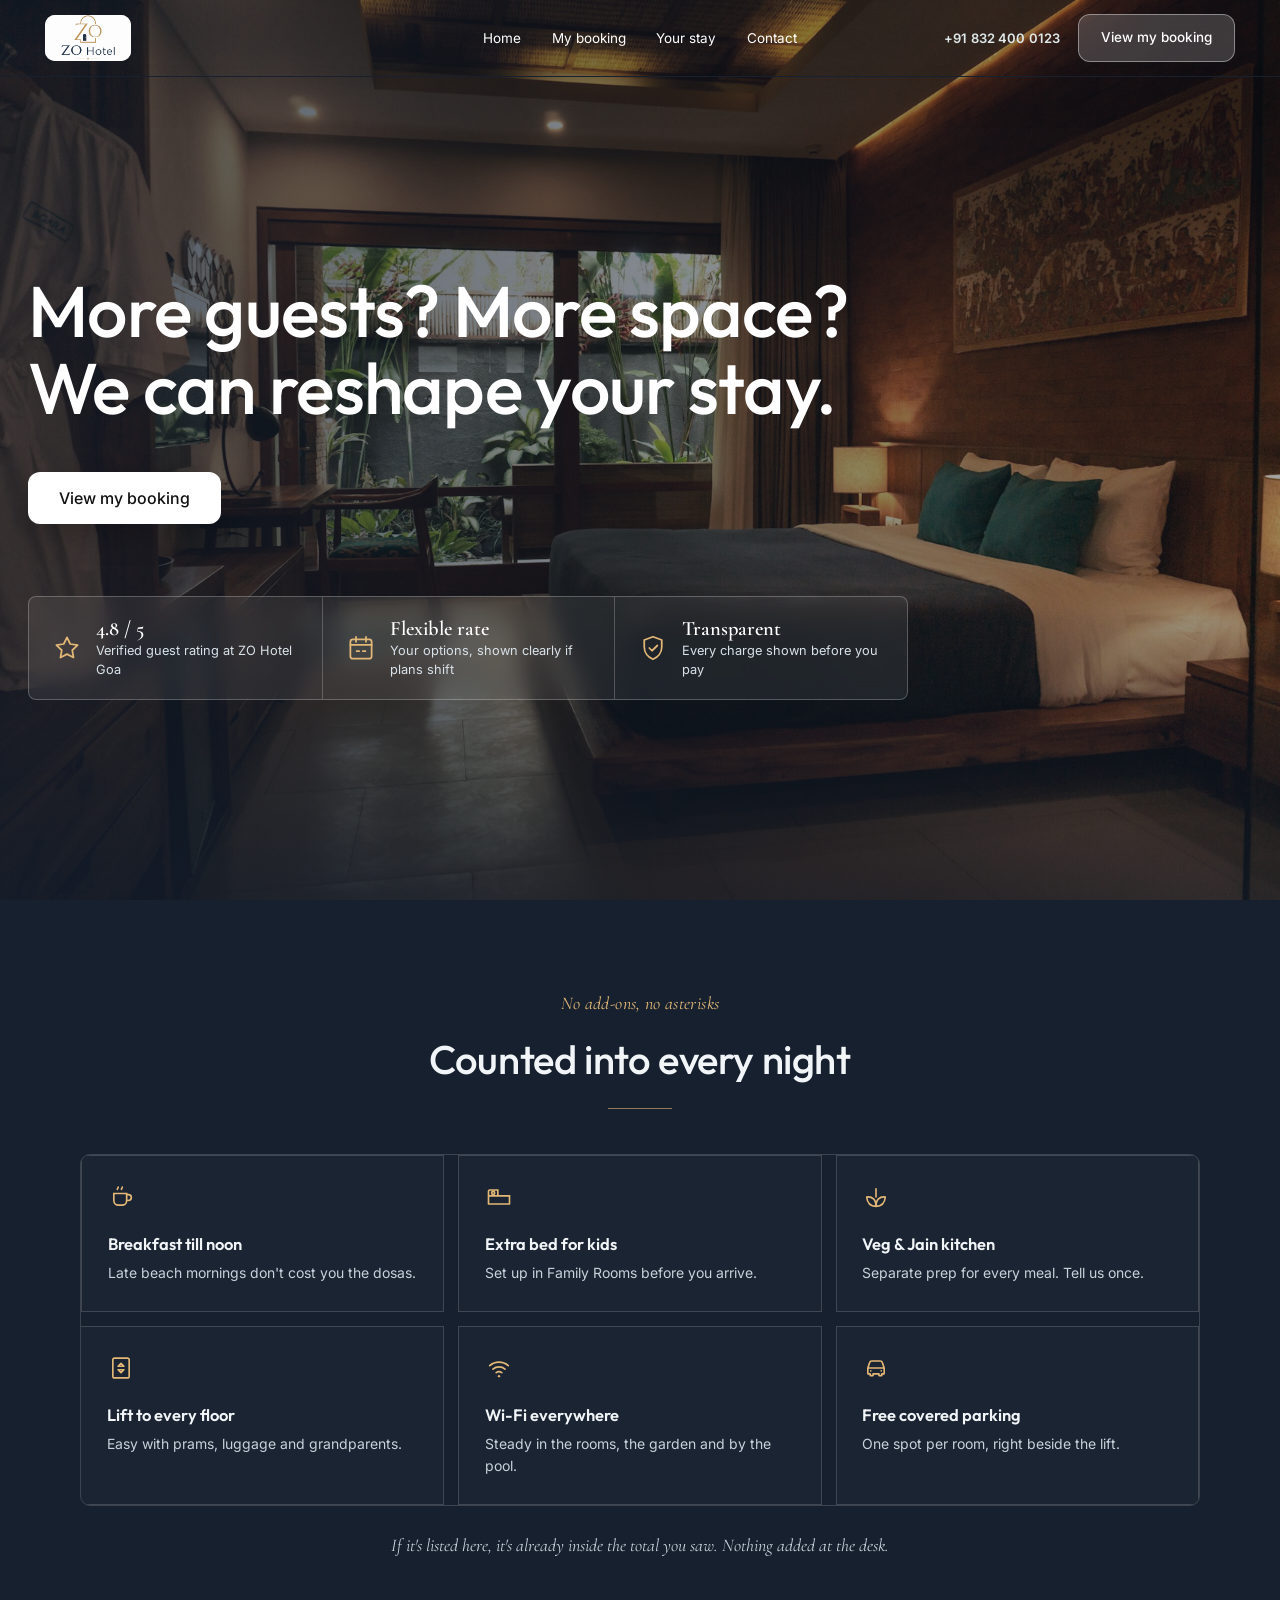
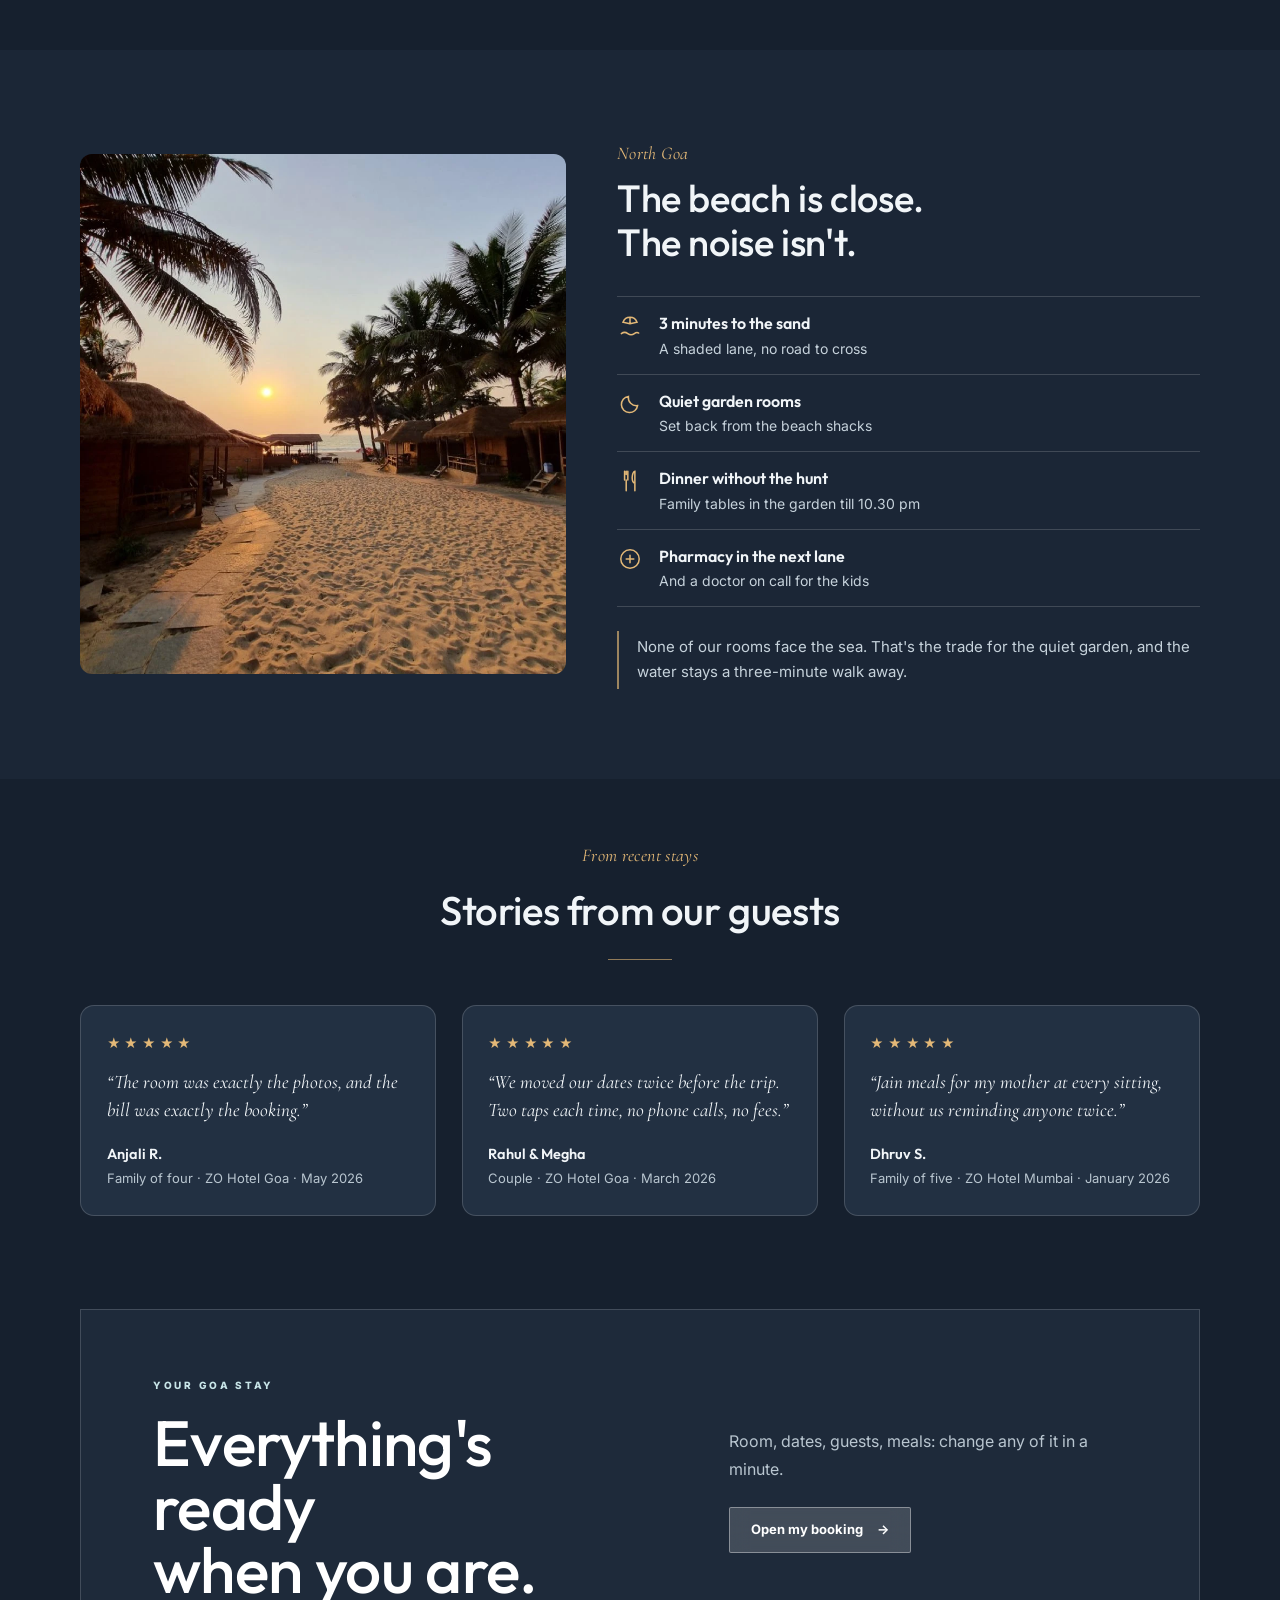
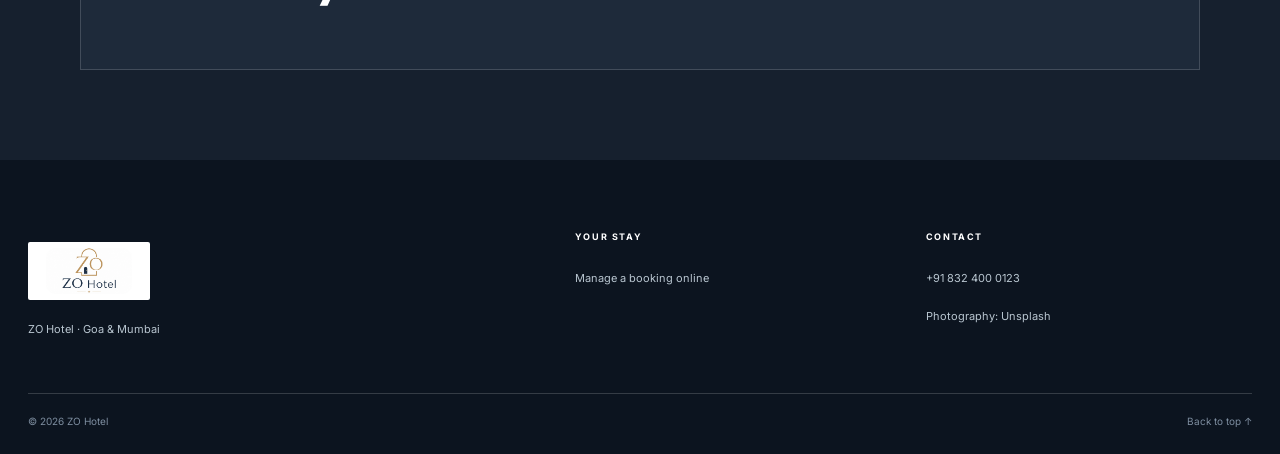
<file: index.html>
<!DOCTYPE html>
<html lang="en">
<!--
  LANDING PAGE LOGIC (for evaluation)
  Audience:   Families who booked a beach holiday at ZO Hotel Goa (reached via
              their booking-confirmation email or a retargeting link) and are
              now second-guessing the choice.
  Their worries:
    1. "Is the hotel actually close to the beach?"            -> Hero badge (3-min walk)
    2. "Will it work for kids and grandparents?"              -> Hero badge (family rooms)
    3. "Another hotel is cheaper."                            -> Trust band (value and
       honesty in numbers, not a 'best hotel' claim)
  Hero addresses the guest's purpose (the beach) and the #1 concern (proximity),
  and states the value proposition in one line.
  The page never mentions cancellation: it gives useful information that builds
  confidence. The exit prompt (Part A) lives in the cancellation flow on
  my-booking.html, where it responds at the moment of leaving.
-->
<head>
  <meta charset="utf-8" />
  <meta name="viewport" content="width=device-width, initial-scale=1" />
  <title>ZO Hotel Goa | Three minutes from the beach</title>
  <meta name="description" content="ZO Hotel Goa, a 3-minute walk from the beach, with late breakfasts, family rooms, and veg & Jain meals." />
  <link rel="icon" href="zo-hotel-logo.png" />
  <link rel="preconnect" href="https://fonts.googleapis.com" />
  <link rel="preconnect" href="https://fonts.gstatic.com" crossorigin />
  <link href="https://fonts.googleapis.com/css2?family=Cormorant+Garamond:wght@500;600;700&family=DM+Sans:opsz,wght@9..40,100..1000&family=Outfit:wght@500;600&family=Inter:wght@300;400;600&display=swap" rel="stylesheet" />
  <link rel="stylesheet" href="styles.css?v=44" />
</head>
<body>

  <a class="skip-link" href="#top">Skip to content</a>

  <!-- ============ HEADER (overlay) ============ -->
  <header class="site-header hero-header">
    <nav class="nav shell-wide" aria-label="Main navigation">
      <a class="brand" href="#top" aria-label="ZO Hotel home">
        <span class="brand-logo" aria-hidden="true"><img src="zo-hotel-logo.png" alt="" /></span>
      </a>
      <div class="nav-links nav-pill">
        <a href="#top">Home</a>
        <a href="my-booking.html">My booking</a>
        <a href="#booking-tools">Your stay</a>
        <a href="#support">Contact</a>
      </div>
      <div class="nav-right">
        <a class="nav-plain" href="tel:+918324000123">+91 832 400 0123</a>
        <a class="button nav-cta nav-cta-glass" href="my-booking.html">View my booking</a>
      </div>
      <button class="menu-toggle" id="menuToggle" type="button" aria-expanded="false" aria-controls="mobile-menu" aria-label="Open navigation menu">
        <span></span><span></span><span></span>
      </button>
    </nav>
    <div class="mobile-menu" id="mobile-menu">
      <div class="shell-wide">
        <a href="my-booking.html">My booking <span>01</span></a>
        <a href="#booking-tools">Your stay <span>02</span></a>
        <a href="#support">Contact <span>03</span></a>
        <a class="button button-aqua mobile-manage" href="my-booking.html">View my booking →</a>
      </div>
    </div>
  </header>

  <main id="top">

    <!-- ============ HERO (full-screen, stats + ghost prompt) ============ -->
    <section class="hero hero-sv" aria-labelledby="hero-title">
      <img class="hero-bg" src="zo-hotel-room.jpg" alt="ZO Hotel room at dusk, warm lamplight against the evening garden" />
      <div class="hero-shade" aria-hidden="true"></div>
      <div class="hero-content shell-wide">
        <div class="hero-copy">
          <h1 id="hero-title">More guests? More space?<br />We can reshape your stay.</h1>
          <div class="hero-actions">
            <a class="button button-light" href="my-booking.html">View my booking</a>
          </div>
        </div>
        <ul class="hero-trust" aria-label="Why guests trust ZO Hotel">
        <li class="trust-cell">
          <svg viewBox="0 0 24 24" fill="none" stroke="currentColor" stroke-width="1.4" stroke-linejoin="round" aria-hidden="true"><path d="M12 3.5l2.6 5.3 5.9.9-4.3 4.1 1 5.8-5.2-2.7-5.2 2.7 1-5.8-4.3-4.1 5.9-.9z"/></svg>
          <div><strong>4.8 / 5</strong><span>Verified guest rating at ZO Hotel Goa</span></div>
        </li>
        <li class="trust-cell">
          <svg viewBox="0 0 24 24" fill="none" stroke="currentColor" stroke-width="1.4" stroke-linecap="round" aria-hidden="true"><rect x="3.5" y="5" width="17" height="15.5" rx="2"/><path d="M3.5 9.5h17M8 3v4M16 3v4M8.5 14.5h2M13.5 14.5h2"/></svg>
          <div><strong>Flexible rate</strong><span>Your options, shown clearly if plans shift</span></div>
        </li>
        <li class="trust-cell">
          <svg viewBox="0 0 24 24" fill="none" stroke="currentColor" stroke-width="1.4" stroke-linecap="round" stroke-linejoin="round" aria-hidden="true"><path d="M12 3l7 2.6v5.6c0 4.4-3 8.2-7 9.8-4-1.6-7-5.4-7-9.8V5.6z"/><path d="M9 12l2.2 2.2L15.5 10"/></svg>
          <div><strong>Transparent</strong><span>Every charge shown before you pay</span></div>
        </li>
      </ul>
      </div>
    </section>

    <!-- ============ INCLUDED: value already in the price ============
         Same goal as the reference "Your stay includes" grid, different
         angle: fewer items, each tied to what ZO families actually ask
         about, closing with the no-surprise promise. -->
    <section class="included" aria-labelledby="included-title">
      <div class="shell">
        <p class="fancy-eyebrow">No add-ons, no asterisks</p>
        <h2 id="included-title" class="center-title">Counted into every night</h2>
        <ul class="included-grid">
          <li>
            <svg viewBox="0 0 24 24" fill="none" stroke="currentColor" stroke-width="1.4" stroke-linecap="round" aria-hidden="true"><path d="M5 9h11v6a4 4 0 0 1-4 4H9a4 4 0 0 1-4-4z"/><path d="M16 10h1.5a2.5 2.5 0 0 1 0 5H16M8 5.5c0-1 .8-1 .8-2M11.5 5.5c0-1 .8-1 .8-2"/></svg>
            <strong>Breakfast till noon</strong>
            <p>Late beach mornings don't cost you the dosas.</p>
          </li>
          <li>
            <svg viewBox="0 0 24 24" fill="none" stroke="currentColor" stroke-width="1.4" stroke-linecap="round" aria-hidden="true"><path d="M3 18v-7h18v7M3 18h18M3 11V7a1 1 0 0 1 1-1h7v5"/><circle cx="7" cy="8.5" r="1.3"/></svg>
            <strong>Extra bed for kids</strong>
            <p>Set up in Family Rooms before you arrive.</p>
          </li>
          <li>
            <svg viewBox="0 0 24 24" fill="none" stroke="currentColor" stroke-width="1.4" stroke-linecap="round" stroke-linejoin="round" aria-hidden="true"><path d="M12 20c-5 0-7.5-3-8-8 5-.5 8 2 8 8zM12 20c0-6 3-8.5 8-8-0.5 5-3 8-8 8z"/><path d="M12 12V5"/></svg>
            <strong>Veg &amp; Jain kitchen</strong>
            <p>Separate prep for every meal. Tell us once.</p>
          </li>
          <li>
            <svg viewBox="0 0 24 24" fill="none" stroke="currentColor" stroke-width="1.4" stroke-linecap="round" stroke-linejoin="round" aria-hidden="true"><rect x="5" y="3.5" width="14" height="17" rx="1.5"/><path d="M12 8l-2.5 2.5h5zM12 16l-2.5-2.5h5z"/></svg>
            <strong>Lift to every floor</strong>
            <p>Easy with prams, luggage and grandparents.</p>
          </li>
          <li>
            <svg viewBox="0 0 24 24" fill="none" stroke="currentColor" stroke-width="1.4" stroke-linecap="round" aria-hidden="true"><path d="M4 10a12 12 0 0 1 16 0M6.8 13a8 8 0 0 1 10.4 0M9.6 16a4 4 0 0 1 4.8 0"/><circle cx="12" cy="19" r="1" fill="currentColor" stroke="none"/></svg>
            <strong>Wi-Fi everywhere</strong>
            <p>Steady in the rooms, the garden and by the pool.</p>
          </li>
          <li>
            <svg viewBox="0 0 24 24" fill="none" stroke="currentColor" stroke-width="1.4" stroke-linecap="round" stroke-linejoin="round" aria-hidden="true"><path d="M5 12l1.5-4.5A2 2 0 0 1 8.4 6h7.2a2 2 0 0 1 1.9 1.5L19 12M5 12h14v5h-2v1.5h-2.5V17h-5v1.5H7V17H5z"/><path d="M7.5 14.5h.01M16.5 14.5h.01"/></svg>
            <strong>Free covered parking</strong>
            <p>One spot per room, right beside the lift.</p>
          </li>
        </ul>
        <p class="included-note">If it's listed here, it's already inside the total you saw. Nothing added at the desk.</p>
      </div>
    </section>


    <!-- ============ GLANCE: location, honestly ============
         Reference shows a location-at-a-glance panel; ours leads with
         the one honest trade-off (garden quiet, no sea view) instead
         of only selling the location. -->
    <section class="glance" aria-labelledby="glance-title">
      <div class="shell glance-grid">
        <figure class="glance-photo">
          <img src="zo-goa-beach-lane.webp" alt="The sandy lane from ZO Hotel to the beach at sunset, lined with palms and huts" loading="lazy" />
        </figure>
        <div class="glance-body">
          <p class="fancy-eyebrow">North Goa</p>
          <h2 id="glance-title">The beach is close.<br />The noise isn't.</h2>
          <ul class="glance-list">
            <li>
              <svg viewBox="0 0 24 24" fill="none" stroke="currentColor" stroke-width="1.4" stroke-linecap="round" aria-hidden="true"><path d="M4 19c2-1.5 4-1.5 6 0s4 1.5 6 0 3-1.2 4-.5M12 4v6M12 4c-3 0-5.5 2-6.5 4.5L12 10l6.5-1.5C17.5 6 15 4 12 4z"/></svg>
              <div><strong>3 minutes to the sand</strong><span>A shaded lane, no road to cross</span></div>
            </li>
            <li>
              <svg viewBox="0 0 24 24" fill="none" stroke="currentColor" stroke-width="1.4" stroke-linecap="round" aria-hidden="true"><path d="M19 13.5A7.5 7.5 0 0 1 10.5 5 7.5 7.5 0 1 0 19 13.5z"/></svg>
              <div><strong>Quiet garden rooms</strong><span>Set back from the beach shacks</span></div>
            </li>
            <li>
              <svg viewBox="0 0 24 24" fill="none" stroke="currentColor" stroke-width="1.4" stroke-linecap="round" aria-hidden="true"><path d="M7 3v8M10 3v8M8.5 11v10M8.5 3v3M16.5 21v-7c-1.8-.5-2.5-2.5-2.5-5s1-6 2.5-6v18"/></svg>
              <div><strong>Dinner without the hunt</strong><span>Family tables in the garden till 10.30 pm</span></div>
            </li>
            <li>
              <svg viewBox="0 0 24 24" fill="none" stroke="currentColor" stroke-width="1.4" stroke-linecap="round" stroke-linejoin="round" aria-hidden="true"><circle cx="12" cy="12" r="8.5"/><path d="M12 8.5v7M8.5 12h7"/></svg>
              <div><strong>Pharmacy in the next lane</strong><span>And a doctor on call for the kids</span></div>
            </li>
          </ul>
          <p class="honest-note">None of our rooms face the sea. That's the trade for the quiet garden, and the water stays a three-minute walk away.</p>
        </div>
      </div>
    </section>

    <!-- ============ REVIEWS ============ -->
    <section class="word" aria-labelledby="word-title">
      <div class="shell">
        <p class="fancy-eyebrow center-eyebrow">From recent stays</p>
        <h2 class="center-title" id="word-title">Stories from our guests</h2>
        <div class="review-grid">
          <article class="review-card">
            <span class="word-stars" aria-hidden="true">★★★★★</span>
            <p>“The room was exactly the photos, and the bill was exactly the booking.”</p>
            <footer><strong>Anjali R.</strong><span>Family of four · ZO Hotel Goa · May 2026</span></footer>
          </article>
          <article class="review-card">
            <span class="word-stars" aria-hidden="true">★★★★★</span>
            <p>“We moved our dates twice before the trip. Two taps each time, no phone calls, no fees.”</p>
            <footer><strong>Rahul &amp; Megha</strong><span>Couple · ZO Hotel Goa · March 2026</span></footer>
          </article>
          <article class="review-card">
            <span class="word-stars" aria-hidden="true">★★★★★</span>
            <p>“Jain meals for my mother at every sitting, without us reminding anyone twice.”</p>
            <footer><strong>Dhruv S.</strong><span>Family of five · ZO Hotel Mumbai · January 2026</span></footer>
          </article>
        </div>
      </div>
    </section>

    <!-- ============ FINAL CTA ============ -->
    <section class="manage-section" id="booking-tools" aria-labelledby="manage-title">
      <div class="shell manage-card manage-card-simple">
        <div>
          <p class="eyebrow light">YOUR GOA STAY</p>
          <h2 id="manage-title">Everything's ready<br />when you are.</h2>
        </div>
        <div class="manage-copy-simple">
          <p>Room, dates, guests, meals: change any of it in a minute.</p>
          <a class="button button-aqua" href="my-booking.html">Open my booking <span aria-hidden="true">→</span></a>
        </div>
      </div>
    </section>

  </main>

  <!-- ============ FOOTER ============ -->
  <footer id="support">
    <div class="shell-wide footer-grid">
      <div>
        <a class="brand footer-brand" href="#top" aria-label="ZO Hotel home"><span class="brand-logo" aria-hidden="true"><img src="zo-hotel-logo.png" alt="" /></span></a>
        <p>ZO Hotel · Goa &amp; Mumbai</p>
      </div>
      <div>
        <strong>Your stay</strong>
        <a href="my-booking.html">Manage a booking online</a>
      </div>
      <div>
        <strong>Contact</strong>
        <a href="tel:+918324000123">+91 832 400 0123</a>
        <a href="https://unsplash.com" target="_blank" rel="noreferrer">Photography: Unsplash</a>
      </div>
    </div>
    <div class="shell-wide footer-bottom">
      <span>© 2026 ZO Hotel</span>
      <a href="#top">Back to top ↑</a>
    </div>
  </footer>

  <script src="script.js?v=11"></script>
</body>
</html>
</file>
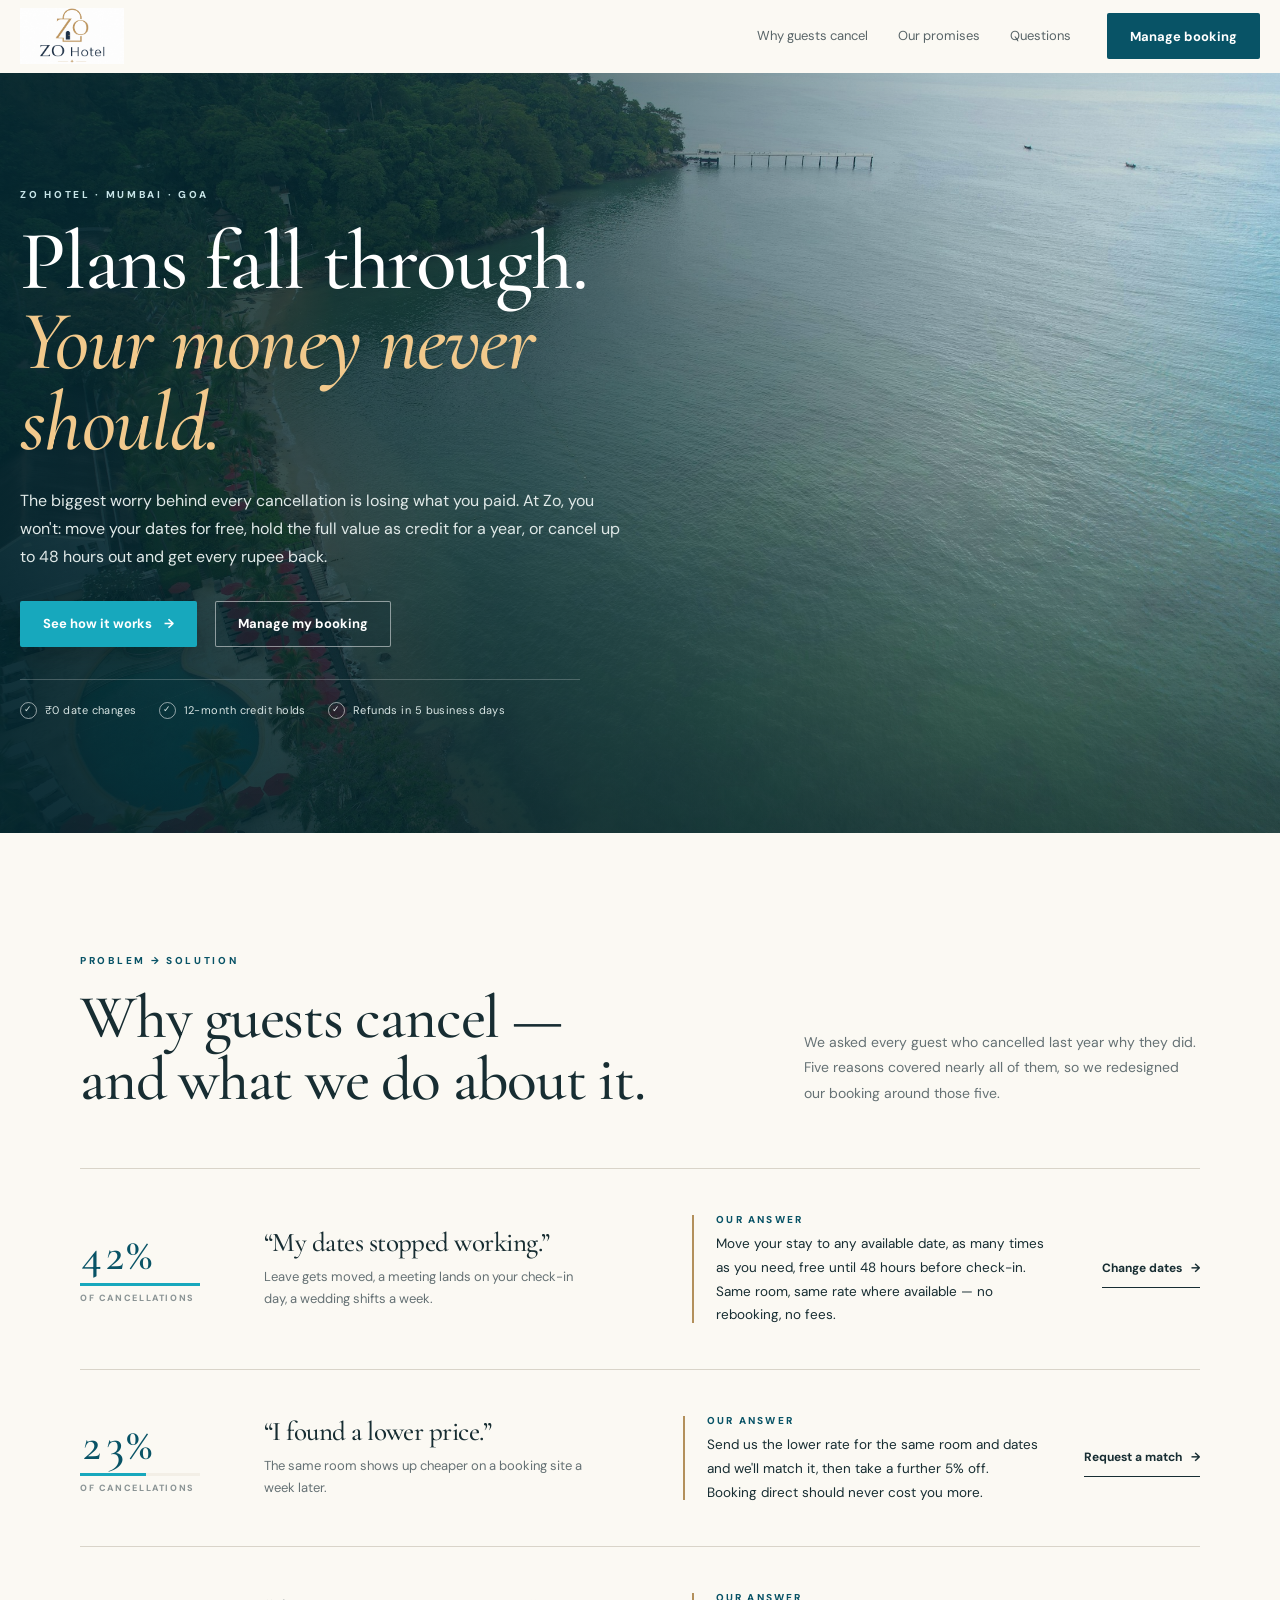
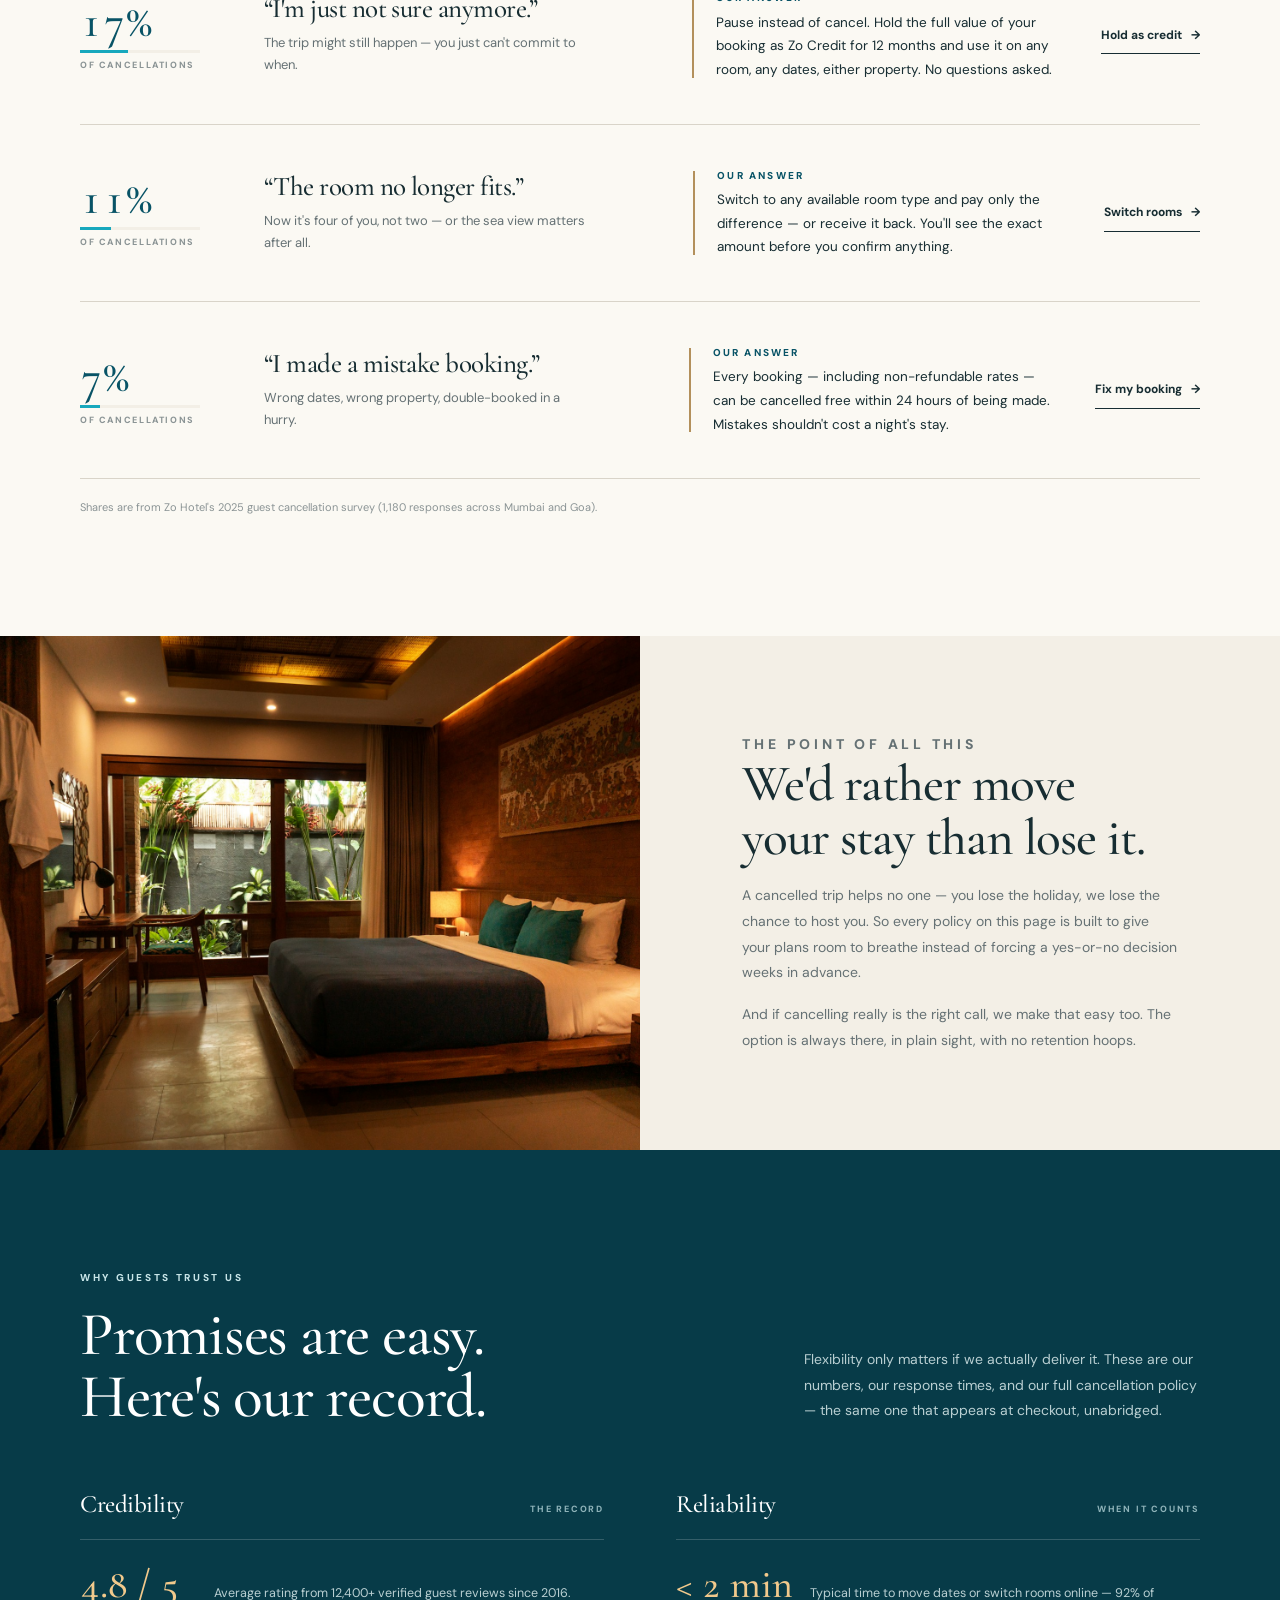
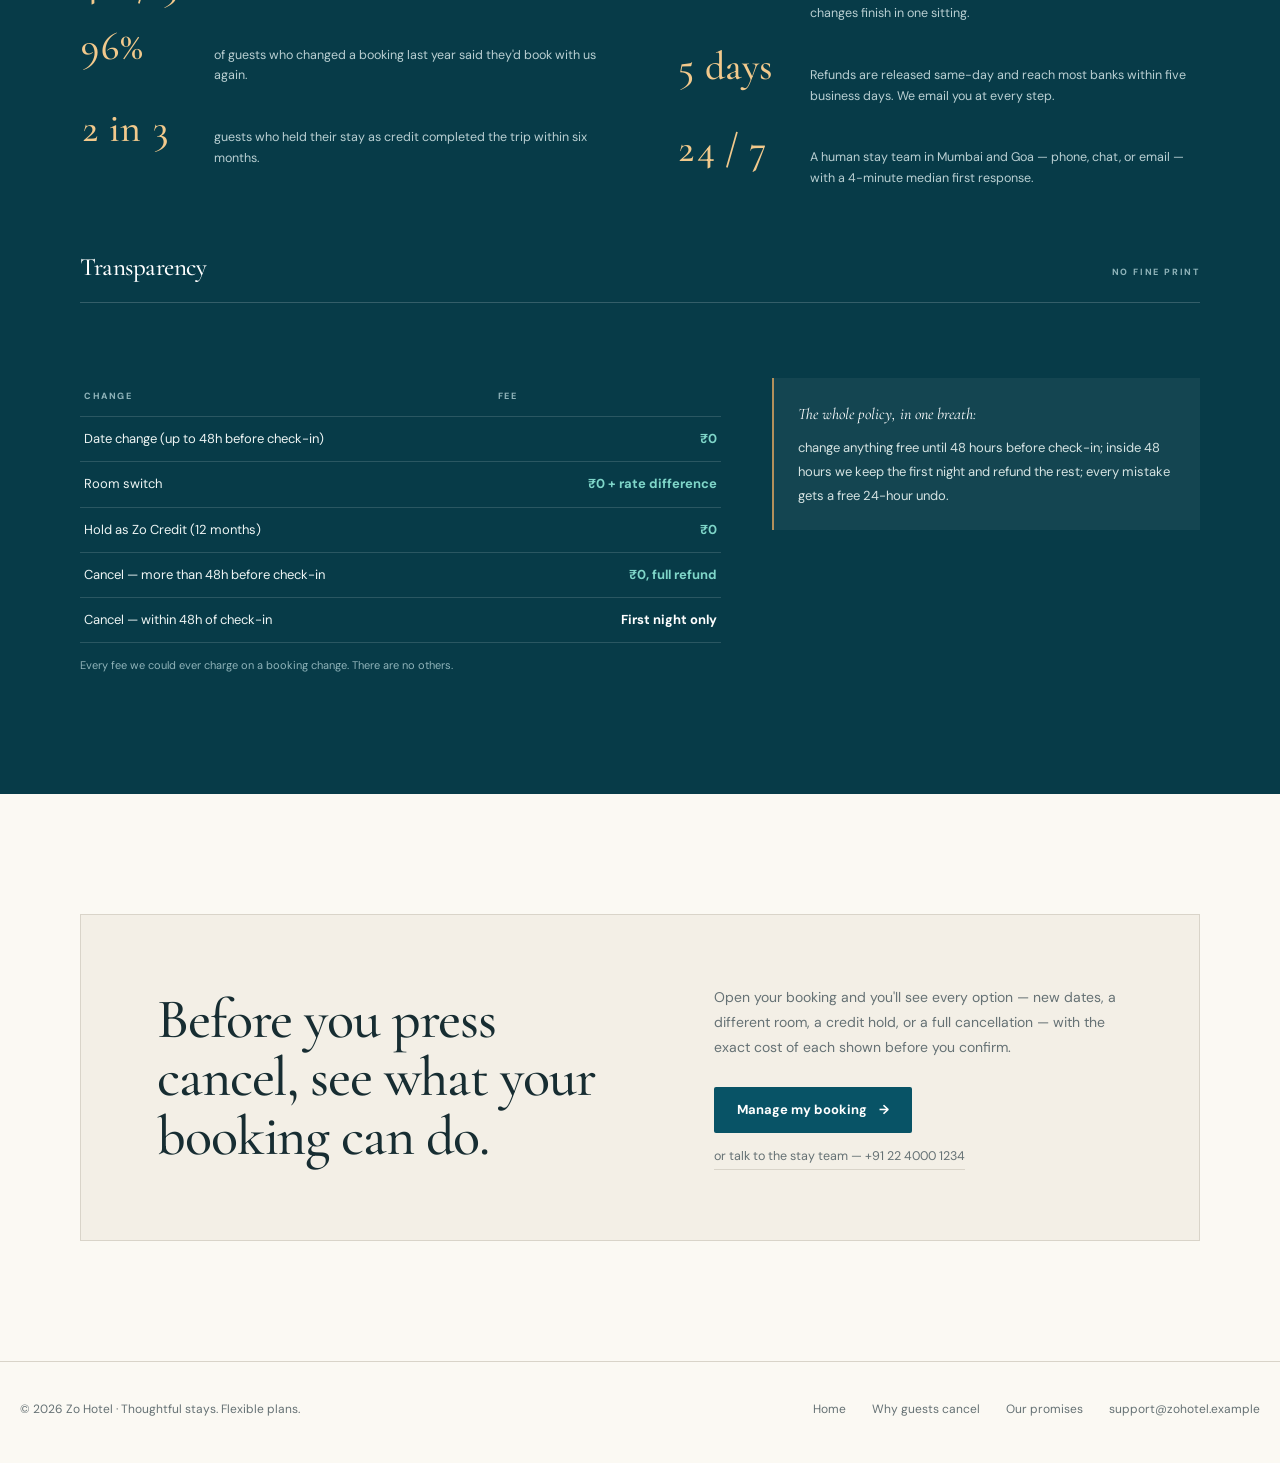
<file: keep-your-trip.html>
<!DOCTYPE html>
<html lang="en">
<head>
  <meta charset="utf-8" />
  <meta name="viewport" content="width=device-width, initial-scale=1" />
  <title>Zo Hotel | Before you cancel</title>
  <meta name="description" content="The five reasons guests cancel — and what Zo Hotel does about each one. Free date moves, price matching, credit holds, and a cancellation policy in plain language." />
  <link rel="icon" href="zo-hotel-logo.png" />
  <link rel="preconnect" href="https://fonts.googleapis.com" />
  <link rel="preconnect" href="https://fonts.gstatic.com" crossorigin />
  <link href="https://fonts.googleapis.com/css2?family=Cormorant+Garamond:ital,wght@0,500;0,600;1,500&family=DM+Sans:opsz,wght@9..40,100..1000&display=swap" rel="stylesheet" />
  <style>
    /* ============================================
       Zo Hotel — keep-your-trip.html
       Retention page: why guests cancel, and the
       answer to each reason. Shares the site's
       coastal tokens (see styles.css).
       ============================================ */
    :root {
      --cream: #f3efe6;
      --paper: #fbf9f3;
      --ink: #172d32;
      --muted: #657174;
      --teal: #085366;
      --deep: #073b48;
      --aqua: #17a8bd;
      --gold: #b3905b;
      --sand: #f2c98c;
      --mint: #7fd6c9;
      --line: #d9d4c9;
      --font-display: 'Cormorant Garamond', Georgia, serif;
      --font-sans: 'DM Sans', sans-serif;
      --section-pad: clamp(72px, 11vw, 120px);
      --header-h: 72px;
    }
    * { box-sizing: border-box; }
    html { scroll-behavior: smooth; }
    body { margin: 0; overflow-x: hidden; background: var(--paper); color: var(--ink); font-family: var(--font-sans); line-height: 1.55; -webkit-font-smoothing: antialiased; }
    section[id] { scroll-margin-top: calc(var(--header-h) + 8px); }
    a { color: inherit; text-decoration: none; }
    button { font: inherit; }
    img { max-width: 100%; }
    h1, h2, h3 { font-family: var(--font-display); font-weight: 500; letter-spacing: -.02em; }
    h1, h2 { text-wrap: balance; }
    .shell { width: min(1120px, calc(100% - 40px)); margin-inline: auto; }
    .shell-wide { width: min(1280px, calc(100% - 40px)); margin-inline: auto; }
    .eyebrow { margin: 0 0 18px; color: var(--teal); font-size: 10px; font-weight: 800; letter-spacing: .27em; text-transform: uppercase; }
    .eyebrow.light { color: #c8e5e8; }
    a:focus-visible, button:focus-visible { outline: 3px solid rgba(23,168,189,.4); outline-offset: 3px; }

    /* Scroll reveal (disabled when reduced motion) */
    .reveal { opacity: 0; transform: translateY(16px); transition: opacity .55s ease, transform .55s ease; }
    .reveal.in { opacity: 1; transform: none; }
    @media (prefers-reduced-motion: reduce) {
      *, *::before, *::after { animation: none !important; transition: none !important; }
      html { scroll-behavior: auto; }
      .reveal { opacity: 1; transform: none; }
    }

    /* ---------- Header ---------- */
    .site-header { position: sticky; inset: 0 0 auto; z-index: 50; background: rgba(251,249,243,.94); border-bottom: 1px solid rgba(217,212,201,.8); backdrop-filter: blur(16px); }
    .nav { height: var(--header-h); display: flex; align-items: center; gap: 36px; }
    .brand-logo { position: relative; width: 104px; height: 56px; display: block; overflow: hidden; }
    .brand-logo img { position: absolute; width: 104px; height: 104px; left: 0; top: -24px; object-fit: contain; }
    .nav-links { display: flex; gap: 30px; margin-left: auto; color: #596568; font-size: 13px; }
    .nav-links a { position: relative; padding-block: 8px; white-space: nowrap; }
    .nav-links a::after { content: ""; position: absolute; left: 0; right: 100%; bottom: 0; height: 1px; background: var(--teal); transition: right .25s ease; }
    .nav-links a:hover::after, .nav-links a:focus-visible::after { right: 0; }
    .menu-toggle { width: 44px; height: 44px; display: none; flex-direction: column; align-items: center; justify-content: center; gap: 5px; padding: 0; border: 1px solid var(--line); border-radius: 2px; background: transparent; cursor: pointer; }
    .menu-toggle span { width: 18px; height: 1px; display: block; background: var(--ink); transition: transform .25s ease, opacity .25s ease; }
    .menu-toggle.open span:first-child { transform: translateY(6px) rotate(45deg); }
    .menu-toggle.open span:nth-child(2) { opacity: 0; }
    .menu-toggle.open span:last-child { transform: translateY(-6px) rotate(-45deg); }
    .mobile-menu { position: absolute; left: 0; right: 0; top: 100%; display: grid; grid-template-rows: 0fr; overflow: hidden; background: var(--paper); border-bottom: 1px solid transparent; box-shadow: 0 20px 40px rgba(7,59,72,.08); transition: grid-template-rows .3s ease, border-color .3s ease; }
    .mobile-menu.open { grid-template-rows: 1fr; border-bottom-color: var(--line); }
    .mobile-menu > div { min-height: 0; overflow: hidden; }
    .mobile-menu a:not(.button) { display: flex; justify-content: space-between; align-items: center; padding: 15px 0; border-bottom: 1px solid var(--line); font-family: var(--font-display); font-size: 20px; }
    .mobile-menu a span { color: #8b9495; font-family: var(--font-sans); font-size: 9px; letter-spacing: .15em; }
    .mobile-menu .button { width: 100%; margin: 18px 0 22px; }

    /* ---------- Buttons ---------- */
    .button { min-height: 46px; display: inline-flex; align-items: center; justify-content: center; gap: 12px; padding: 13px 22px; border: 1px solid transparent; border-radius: 2px; font-weight: 700; font-size: 13px; line-height: 1; cursor: pointer; transition: transform .2s ease, box-shadow .2s ease, background .2s ease, border-color .2s ease; }
    .button:hover { transform: translateY(-2px); }
    .button-teal { color: #fff; background: var(--teal); }
    .button-teal:hover { background: var(--deep); box-shadow: 0 10px 26px rgba(7,59,72,.2); }
    .button-aqua { color: #fff; background: var(--aqua); box-shadow: 0 10px 24px rgba(0,0,0,.14); }
    .button-aqua:hover { background: #1195aa; }
    .button-ghost { color: #fff; border-color: rgba(255,255,255,.5); background: rgba(4,38,47,.18); backdrop-filter: blur(2px); }
    .button-ghost:hover { border-color: #fff; background: rgba(255,255,255,.1); }
    @media (max-width: 860px) {
      .nav { gap: 16px; }
      .nav-links, .nav > .button { display: none; }
      .menu-toggle { display: flex; margin-left: auto; }
    }

    /* ---------- Section headers ---------- */
    .section-head { display: grid; grid-template-columns: minmax(0, 1.25fr) minmax(0, .75fr); align-items: end; gap: clamp(20px, 5vw, 80px); margin-bottom: clamp(34px, 5vw, 56px); }
    .section-head h2 { margin: 0; font-size: clamp(38px, 4.8vw, 62px); line-height: 1.02; }
    .section-head > p { max-width: 46ch; margin: 0 0 6px; color: var(--muted); font-size: 14px; line-height: 1.8; }
    @media (max-width: 860px) { .section-head { grid-template-columns: 1fr; align-items: start; } }

    /* ---------- Hero ---------- */
    .hero { position: relative; min-height: clamp(560px, 86vh, 760px); display: grid; align-items: center; color: #fff; overflow: hidden; }
    .hero-bg { position: absolute; inset: 0; width: 100%; height: 100%; object-fit: cover; }
    .hero-shade { position: absolute; inset: 0; background: linear-gradient(90deg, rgba(4,38,47,.92) 0%, rgba(4,38,47,.66) 40%, rgba(4,38,47,.2) 74%, rgba(4,38,47,.08) 100%), linear-gradient(0deg, rgba(2,28,35,.55), transparent 45%); }
    .hero-content { position: relative; z-index: 2; padding: clamp(72px, 10vw, 104px) 0; }
    .hero-copy { max-width: 640px; animation: revealUp .75s ease both; }
    .hero h1 { margin: 0; font-size: clamp(44px, 7.2vw, 84px); line-height: .96; }
    .hero h1 em { color: var(--sand); font-style: italic; }
    .hero-copy > p:not(.eyebrow) { max-width: 56ch; margin: 24px 0 30px; color: #e0e9e8; font-size: clamp(14.5px, 1.6vw, 16px); line-height: 1.75; }
    .hero-actions { display: flex; align-items: center; gap: 14px 18px; flex-wrap: wrap; }
    .hero-chips { display: flex; flex-wrap: wrap; gap: 10px 22px; margin-top: 32px; padding-top: 22px; border-top: 1px solid rgba(255,255,255,.22); max-width: 560px; color: #d8e5e4; font-size: 11px; letter-spacing: .04em; }
    .hero-chips span { display: inline-flex; align-items: center; gap: 8px; }
    .hero-chips i { flex: 0 0 auto; width: 17px; height: 17px; display: grid; place-items: center; border: 1px solid rgba(255,255,255,.55); border-radius: 50%; font-size: 9px; font-style: normal; }
    @keyframes revealUp { from { opacity: 0; transform: translateY(18px); } to { opacity: 1; transform: none; } }
    @media (max-width: 560px) {
      .hero-actions .button { width: 100%; }
      .hero-chips { flex-direction: column; gap: 10px; }
    }

    /* ---------- Reasons ledger ---------- */
    .reasons-section { padding: var(--section-pad) 0; }
    .ledger { border-top: 1px solid var(--line); }
    .ledger-row { display: grid; grid-template-columns: 140px minmax(0, 1.05fr) minmax(0, 1fr) auto; gap: clamp(20px, 3.5vw, 44px); align-items: center; padding: clamp(28px, 4vw, 42px) 0; border-bottom: 1px solid var(--line); }
    .ledger-share { display: flex; flex-direction: column; gap: 6px; }
    .ledger-share strong { font-family: var(--font-display); font-size: clamp(36px, 4vw, 46px); font-weight: 500; line-height: 1; color: var(--teal); font-variant-numeric: tabular-nums; }
    .ledger-share small { color: #8b9495; font-size: 9px; font-weight: 800; letter-spacing: .18em; text-transform: uppercase; }
    .share-bar { width: 100%; max-width: 120px; height: 3px; background: var(--cream); }
    .share-bar b { display: block; height: 100%; background: var(--aqua); }
    .ledger-problem h3 { margin: 0 0 8px; font-size: clamp(22px, 2.6vw, 27px); line-height: 1.12; }
    .ledger-problem p { margin: 0; color: var(--muted); font-size: 13px; line-height: 1.7; max-width: 36ch; }
    .ledger-solution { position: relative; padding-left: 24px; font-size: 13.5px; line-height: 1.75; }
    .ledger-solution::before { content: ""; position: absolute; left: 0; top: 4px; bottom: 4px; width: 2px; background: var(--gold); }
    .ledger-solution strong { display: block; margin-bottom: 4px; font-size: 10px; font-weight: 800; letter-spacing: .22em; text-transform: uppercase; color: var(--teal); }
    .ledger-solution p { margin: 0; max-width: 52ch; }
    .ledger-cta { justify-self: end; display: inline-flex; align-items: center; gap: 9px; padding: 9px 0; border-bottom: 1px solid var(--ink); font-size: 12px; font-weight: 700; white-space: nowrap; }
    .ledger-cta span { transition: transform .2s ease; }
    .ledger-cta:hover span { transform: translateX(4px); }
    .ledger-note { margin: 20px 0 0; color: #8b9495; font-size: 11px; }
    @media (max-width: 1020px) {
      .ledger-row { grid-template-columns: 110px minmax(0, 1fr); align-items: start; }
      .ledger-share { position: sticky; top: calc(var(--header-h) + 16px); }
      .ledger-solution { grid-column: 2; }
      .ledger-cta { grid-column: 2; justify-self: start; }
    }
    @media (max-width: 560px) {
      .ledger-row { grid-template-columns: 1fr; }
      .ledger-share { position: static; flex-direction: row; align-items: baseline; gap: 12px; }
      .share-bar { display: none; }
      .ledger-solution, .ledger-cta { grid-column: 1; }
    }

    /* ---------- Room interlude ---------- */
    .interlude { display: grid; grid-template-columns: 1fr 1fr; background: var(--cream); }
    .interlude-image { min-height: 100%; }
    .interlude-image img { width: 100%; height: 100%; object-fit: cover; display: block; }
    .interlude-copy { display: flex; flex-direction: column; justify-content: center; padding: clamp(56px, 8vw, 96px) clamp(24px, 8vw, 110px); }
    .interlude-copy h2 { margin: 0 0 18px; font-size: clamp(32px, 4vw, 52px); line-height: 1.04; }
    .interlude-copy p { max-width: 48ch; margin: 0; color: var(--muted); font-size: 14px; line-height: 1.85; }
    .interlude-copy p + p { margin-top: 16px; }
    @media (max-width: 860px) {
      .interlude { grid-template-columns: 1fr; }
      .interlude-image { min-height: 0; aspect-ratio: 3 / 2; }
    }

    /* ---------- Trust ---------- */
    .trust-section { padding: var(--section-pad) 0; color: #eef5f4; background: var(--deep); }
    .trust-section .section-head h2 { color: #fff; }
    .trust-section .section-head > p { color: #b9cfd2; }
    .trust-grid { display: grid; grid-template-columns: repeat(2, minmax(0, 1fr)); gap: clamp(40px, 5vw, 60px) clamp(40px, 6vw, 72px); }
    .trust-col > h3 { display: flex; align-items: baseline; justify-content: space-between; gap: 14px; margin: 0 0 24px; padding-bottom: 15px; border-bottom: 1px solid rgba(255,255,255,.18); font-size: clamp(22px, 2.4vw, 25px); color: #fff; }
    .trust-col > h3 small { font-family: var(--font-sans); color: #8fb3b9; font-size: 9px; font-weight: 800; letter-spacing: .2em; white-space: nowrap; }
    .stat-list { display: grid; gap: 22px; }
    .stat-list article { display: grid; grid-template-columns: minmax(118px, auto) 1fr; align-items: baseline; gap: 16px; }
    .stat-list article strong { font-family: var(--font-display); font-size: clamp(32px, 3.4vw, 40px); font-weight: 500; line-height: 1; color: var(--sand); font-variant-numeric: tabular-nums; white-space: nowrap; }
    .stat-list article p { margin: 0; color: #b9cfd2; font-size: 12.5px; line-height: 1.65; }
    .trust-col-wide { grid-column: 1 / -1; display: grid; grid-template-columns: minmax(0, 1.2fr) minmax(0, .8fr); gap: clamp(28px, 4vw, 56px); align-items: start; }
    .trust-col-wide > h3 { grid-column: 1 / -1; }
    .fee-table-wrap { overflow-x: auto; }
    .fee-table { width: 100%; border-collapse: collapse; font-size: 13px; }
    .fee-table caption { caption-side: bottom; padding-top: 14px; color: #8fb3b9; font-size: 11px; text-align: left; }
    .fee-table th, .fee-table td { padding: 12px 4px; border-bottom: 1px solid rgba(255,255,255,.14); text-align: left; }
    .fee-table th { color: #8fb3b9; font-size: 9px; font-weight: 800; letter-spacing: .18em; text-transform: uppercase; }
    .fee-table td:last-child { text-align: right; font-weight: 700; color: #fff; white-space: nowrap; font-variant-numeric: tabular-nums; }
    .fee-table td:last-child.free { color: var(--mint); }
    .policy-quote { margin: 0; padding: 22px 24px; border-left: 2px solid var(--gold); background: rgba(255,255,255,.05); font-size: 13px; line-height: 1.85; color: #d5e3e2; }
    .policy-quote em { display: block; margin-bottom: 6px; font-family: var(--font-display); font-style: italic; font-size: 16px; color: #fff; }
    @media (max-width: 860px) {
      .trust-grid { grid-template-columns: 1fr; }
      .trust-col-wide { grid-template-columns: 1fr; grid-column: auto; }
    }

    /* ---------- Final CTA ---------- */
    .final-section { padding: var(--section-pad) 0; }
    .final-card { display: grid; grid-template-columns: minmax(0, 1.1fr) minmax(0, .9fr); align-items: center; gap: clamp(26px, 5vw, 56px); padding: clamp(36px, 6vw, 70px) clamp(24px, 6vw, 76px); background: var(--cream); border: 1px solid var(--line); }
    .final-card h2 { margin: 0; font-size: clamp(32px, 4.4vw, 56px); line-height: 1.04; }
    .final-copy p { margin: 0 0 26px; color: var(--muted); font-size: 14px; line-height: 1.8; max-width: 46ch; }
    .final-actions { display: flex; flex-wrap: wrap; gap: 14px 18px; align-items: center; }
    .quiet-link { color: var(--muted); font-size: 12.5px; border-bottom: 1px solid var(--line); padding-bottom: 3px; }
    .quiet-link:hover { color: var(--ink); border-color: var(--ink); }
    @media (max-width: 860px) { .final-card { grid-template-columns: 1fr; } }
    @media (max-width: 560px) { .final-actions .button { width: 100%; } }

    /* ---------- Footer ---------- */
    footer { padding: 38px 0 44px; border-top: 1px solid var(--line); }
    .footer-row { display: flex; flex-wrap: wrap; gap: 16px 40px; align-items: center; justify-content: space-between; color: var(--muted); font-size: 12px; }
    .footer-row nav { display: flex; flex-wrap: wrap; gap: 12px 26px; }
    .footer-row a:hover { color: var(--ink); }
  </style>
</head>
<body>

  <header class="site-header">
    <nav class="nav shell-wide" aria-label="Main navigation">
      <a class="brand" href="index.html" aria-label="Zo Hotel home">
        <span class="brand-logo" aria-hidden="true"><img src="zo-hotel-logo.png" alt="" /></span>
      </a>
      <div class="nav-links">
        <a href="#reasons">Why guests cancel</a>
        <a href="#trust">Our promises</a>
        <a href="index.html#questions">Questions</a>
      </div>
      <a class="button button-teal" href="index.html#booking-tools">Manage booking</a>
      <button class="menu-toggle" id="menuToggle" type="button" aria-expanded="false" aria-controls="mobile-menu" aria-label="Open navigation menu">
        <span></span><span></span><span></span>
      </button>
    </nav>
    <div class="mobile-menu" id="mobile-menu">
      <div class="shell-wide">
        <a href="#reasons">Why guests cancel <span>01</span></a>
        <a href="#trust">Our promises <span>02</span></a>
        <a href="index.html#questions">Questions <span>03</span></a>
        <a class="button button-aqua" href="index.html#booking-tools">Manage my booking →</a>
      </div>
    </div>
  </header>

  <main>

    <!-- ============ HERO ============ -->
    <section class="hero" aria-labelledby="hero-title">
      <img class="hero-bg" src="zo-coastal-resort.jpg" alt="Zo Hotel's coastal resort at dusk, with an infinity pool and lantern-lit terraces" />
      <div class="hero-shade" aria-hidden="true"></div>
      <div class="hero-content shell-wide">
        <div class="hero-copy">
          <p class="eyebrow light">ZO HOTEL · MUMBAI · GOA</p>
          <h1 id="hero-title">Plans fall through.<br /><em>Your money never should.</em></h1>
          <p>The biggest worry behind every cancellation is losing what you paid. At Zo, you won't: move your dates for free, hold the full value as credit for a year, or cancel up to 48 hours out and get every rupee back.</p>
          <div class="hero-actions">
            <a class="button button-aqua" href="#reasons">See how it works <span aria-hidden="true">→</span></a>
            <a class="button button-ghost" href="index.html#booking-tools">Manage my booking</a>
          </div>
          <div class="hero-chips" role="list">
            <span role="listitem"><i aria-hidden="true">✓</i> ₹0 date changes</span>
            <span role="listitem"><i aria-hidden="true">✓</i> 12-month credit holds</span>
            <span role="listitem"><i aria-hidden="true">✓</i> Refunds in 5 business days</span>
          </div>
        </div>
      </div>
    </section>

    <!-- ============ PROBLEM / SOLUTION ============ -->
    <section class="reasons-section" id="reasons" aria-labelledby="reasons-title">
      <div class="shell">
        <div class="section-head reveal">
          <div>
            <p class="eyebrow">PROBLEM → SOLUTION</p>
            <h2 id="reasons-title">Why guests cancel —<br />and what we do about it.</h2>
          </div>
          <p>We asked every guest who cancelled last year why they did. Five reasons covered nearly all of them, so we redesigned our booking around those five.</p>
        </div>

        <div class="ledger">
          <article class="ledger-row reveal">
            <div class="ledger-share">
              <strong>42%</strong>
              <span class="share-bar" aria-hidden="true"><b style="width:100%"></b></span>
              <small>of cancellations</small>
            </div>
            <div class="ledger-problem">
              <h3>“My dates stopped working.”</h3>
              <p>Leave gets moved, a meeting lands on your check-in day, a wedding shifts a week.</p>
            </div>
            <div class="ledger-solution">
              <strong>Our answer</strong>
              <p>Move your stay to any available date, as many times as you need, free until 48 hours before check-in. Same room, same rate where available — no rebooking, no fees.</p>
            </div>
            <a class="ledger-cta" href="index.html#booking-tools">Change dates <span aria-hidden="true">→</span></a>
          </article>

          <article class="ledger-row reveal">
            <div class="ledger-share">
              <strong>23%</strong>
              <span class="share-bar" aria-hidden="true"><b style="width:55%"></b></span>
              <small>of cancellations</small>
            </div>
            <div class="ledger-problem">
              <h3>“I found a lower price.”</h3>
              <p>The same room shows up cheaper on a booking site a week later.</p>
            </div>
            <div class="ledger-solution">
              <strong>Our answer</strong>
              <p>Send us the lower rate for the same room and dates and we'll match it, then take a further 5% off. Booking direct should never cost you more.</p>
            </div>
            <a class="ledger-cta" href="mailto:bookings@zohotel.example?subject=Price%20match%20request">Request a match <span aria-hidden="true">→</span></a>
          </article>

          <article class="ledger-row reveal">
            <div class="ledger-share">
              <strong>17%</strong>
              <span class="share-bar" aria-hidden="true"><b style="width:40%"></b></span>
              <small>of cancellations</small>
            </div>
            <div class="ledger-problem">
              <h3>“I'm just not sure anymore.”</h3>
              <p>The trip might still happen — you just can't commit to when.</p>
            </div>
            <div class="ledger-solution">
              <strong>Our answer</strong>
              <p>Pause instead of cancel. Hold the full value of your booking as Zo Credit for 12 months and use it on any room, any dates, either property. No questions asked.</p>
            </div>
            <a class="ledger-cta" href="index.html#booking-tools">Hold as credit <span aria-hidden="true">→</span></a>
          </article>

          <article class="ledger-row reveal">
            <div class="ledger-share">
              <strong>11%</strong>
              <span class="share-bar" aria-hidden="true"><b style="width:26%"></b></span>
              <small>of cancellations</small>
            </div>
            <div class="ledger-problem">
              <h3>“The room no longer fits.”</h3>
              <p>Now it's four of you, not two — or the sea view matters after all.</p>
            </div>
            <div class="ledger-solution">
              <strong>Our answer</strong>
              <p>Switch to any available room type and pay only the difference — or receive it back. You'll see the exact amount before you confirm anything.</p>
            </div>
            <a class="ledger-cta" href="index.html#booking-tools">Switch rooms <span aria-hidden="true">→</span></a>
          </article>

          <article class="ledger-row reveal">
            <div class="ledger-share">
              <strong>7%</strong>
              <span class="share-bar" aria-hidden="true"><b style="width:17%"></b></span>
              <small>of cancellations</small>
            </div>
            <div class="ledger-problem">
              <h3>“I made a mistake booking.”</h3>
              <p>Wrong dates, wrong property, double-booked in a hurry.</p>
            </div>
            <div class="ledger-solution">
              <strong>Our answer</strong>
              <p>Every booking — including non-refundable rates — can be cancelled free within 24 hours of being made. Mistakes shouldn't cost a night's stay.</p>
            </div>
            <a class="ledger-cta" href="index.html#booking-tools">Fix my booking <span aria-hidden="true">→</span></a>
          </article>
        </div>
        <p class="ledger-note">Shares are from Zo Hotel's 2025 guest cancellation survey (1,180 responses across Mumbai and Goa).</p>
      </div>
    </section>

    <!-- ============ INTERLUDE ============ -->
    <section class="interlude" aria-labelledby="interlude-title">
      <div class="interlude-image">
        <img src="zo-hotel-room.jpg" alt="A Zo Hotel room with crisp white bedding, warm wood, and soft evening light" loading="lazy" />
      </div>
      <div class="interlude-copy reveal">
        <p class="eyebrow">THE POINT OF ALL THIS</p>
        <h2 id="interlude-title">We'd rather move your stay than lose it.</h2>
        <p>A cancelled trip helps no one — you lose the holiday, we lose the chance to host you. So every policy on this page is built to give your plans room to breathe instead of forcing a yes-or-no decision weeks in advance.</p>
        <p>And if cancelling really is the right call, we make that easy too. The option is always there, in plain sight, with no retention hoops.</p>
      </div>
    </section>

    <!-- ============ TRUST ============ -->
    <section class="trust-section" id="trust" aria-labelledby="trust-title">
      <div class="shell">
        <div class="section-head reveal">
          <div>
            <p class="eyebrow light">WHY GUESTS TRUST US</p>
            <h2 id="trust-title">Promises are easy.<br />Here's our record.</h2>
          </div>
          <p>Flexibility only matters if we actually deliver it. These are our numbers, our response times, and our full cancellation policy — the same one that appears at checkout, unabridged.</p>
        </div>
        <div class="trust-grid">
          <div class="trust-col reveal">
            <h3>Credibility <small>THE RECORD</small></h3>
            <div class="stat-list">
              <article><strong>4.8 / 5</strong><p>Average rating from 12,400+ verified guest reviews since 2016.</p></article>
              <article><strong>96%</strong><p>of guests who changed a booking last year said they'd book with us again.</p></article>
              <article><strong>2 in 3</strong><p>guests who held their stay as credit completed the trip within six months.</p></article>
            </div>
          </div>
          <div class="trust-col reveal">
            <h3>Reliability <small>WHEN IT COUNTS</small></h3>
            <div class="stat-list">
              <article><strong>&lt; 2 min</strong><p>Typical time to move dates or switch rooms online — 92% of changes finish in one sitting.</p></article>
              <article><strong>5 days</strong><p>Refunds are released same-day and reach most banks within five business days. We email you at every step.</p></article>
              <article><strong>24 / 7</strong><p>A human stay team in Mumbai and Goa — phone, chat, or email — with a 4-minute median first response.</p></article>
            </div>
          </div>
          <div class="trust-col trust-col-wide reveal">
            <h3>Transparency <small>NO FINE PRINT</small></h3>
            <div class="fee-table-wrap">
              <table class="fee-table">
                <caption>Every fee we could ever charge on a booking change. There are no others.</caption>
                <thead><tr><th scope="col">Change</th><th scope="col">Fee</th></tr></thead>
                <tbody>
                  <tr><td>Date change (up to 48h before check-in)</td><td class="free">₹0</td></tr>
                  <tr><td>Room switch</td><td class="free">₹0 + rate difference</td></tr>
                  <tr><td>Hold as Zo Credit (12 months)</td><td class="free">₹0</td></tr>
                  <tr><td>Cancel — more than 48h before check-in</td><td class="free">₹0, full refund</td></tr>
                  <tr><td>Cancel — within 48h of check-in</td><td>First night only</td></tr>
                </tbody>
              </table>
            </div>
            <blockquote class="policy-quote">
              <em>The whole policy, in one breath:</em> change anything free until 48 hours before check-in; inside 48 hours we keep the first night and refund the rest; every mistake gets a free 24-hour undo.
            </blockquote>
          </div>
        </div>
      </div>
    </section>

    <!-- ============ FINAL CTA ============ -->
    <section class="final-section" aria-labelledby="final-title">
      <div class="shell final-card reveal">
        <h2 id="final-title">Before you press cancel, see what your booking can do.</h2>
        <div class="final-copy">
          <p>Open your booking and you'll see every option — new dates, a different room, a credit hold, or a full cancellation — with the exact cost of each shown before you confirm.</p>
          <div class="final-actions">
            <a class="button button-teal" href="index.html#booking-tools">Manage my booking <span aria-hidden="true">→</span></a>
            <a class="quiet-link" href="tel:+912240001234">or talk to the stay team — +91 22 4000 1234</a>
          </div>
        </div>
      </div>
    </section>

  </main>

  <footer>
    <div class="shell-wide footer-row">
      <span>© 2026 Zo Hotel · Thoughtful stays. Flexible plans.</span>
      <nav aria-label="Footer">
        <a href="index.html">Home</a>
        <a href="#reasons">Why guests cancel</a>
        <a href="#trust">Our promises</a>
        <a href="mailto:support@zohotel.example">support@zohotel.example</a>
      </nav>
    </div>
  </footer>

  <script>
    (function () {
      var toggle = document.getElementById('menuToggle');
      var menu = document.getElementById('mobile-menu');
      toggle.addEventListener('click', function () {
        var open = menu.classList.toggle('open');
        toggle.classList.toggle('open', open);
        toggle.setAttribute('aria-expanded', open ? 'true' : 'false');
        toggle.setAttribute('aria-label', open ? 'Close navigation menu' : 'Open navigation menu');
      });
      menu.addEventListener('click', function (e) {
        if (e.target.closest('a')) {
          menu.classList.remove('open');
          toggle.classList.remove('open');
          toggle.setAttribute('aria-expanded', 'false');
        }
      });

      var reduced = window.matchMedia('(prefers-reduced-motion: reduce)').matches;
      var items = document.querySelectorAll('.reveal');
      if (reduced || !('IntersectionObserver' in window)) {
        items.forEach(function (el) { el.classList.add('in'); });
        return;
      }
      var io = new IntersectionObserver(function (entries) {
        entries.forEach(function (entry) {
          if (entry.isIntersecting) { entry.target.classList.add('in'); io.unobserve(entry.target); }
        });
      }, { rootMargin: '0px 0px -8% 0px', threshold: 0.08 });
      items.forEach(function (el) { io.observe(el); });
    })();
  </script>
</body>
</html>
</file>
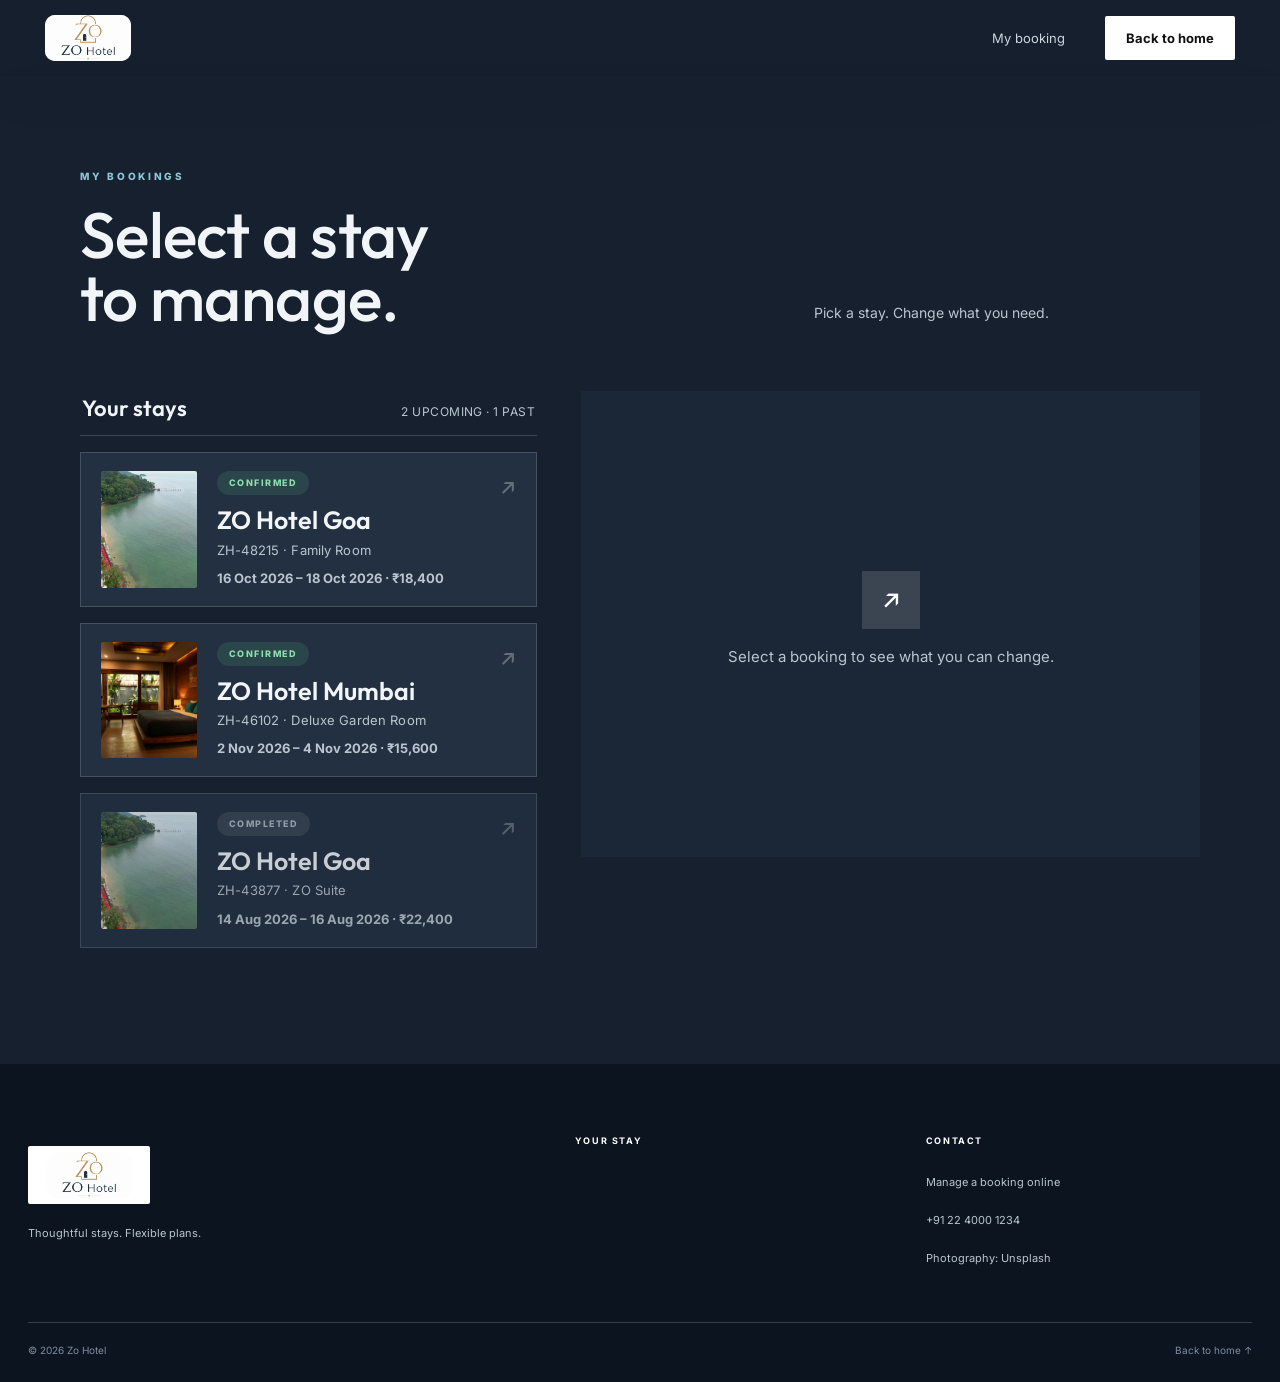
<file: my-booking.html>
<!DOCTYPE html>
<html lang="en">
<head>
  <meta charset="utf-8" />
  <meta name="viewport" content="width=device-width, initial-scale=1" />
  <title>My Booking | ZO Hotel</title>
  <meta name="description" content="Select one of your Zo Hotel bookings to change dates, switch rooms, compare rates, or cancel." />
  <link rel="icon" href="zo-hotel-logo.png" />
  <link rel="preconnect" href="https://fonts.googleapis.com" />
  <link rel="preconnect" href="https://fonts.gstatic.com" crossorigin />
  <link href="https://fonts.googleapis.com/css2?family=Cormorant+Garamond:wght@500;600;700&family=DM+Sans:opsz,wght@9..40,100..1000&family=Outfit:wght@500;600&family=Inter:wght@300;400;600&display=swap" rel="stylesheet" />
  <link rel="stylesheet" href="styles.css?v=44" />
</head>
<body>

  <a class="skip-link" href="#top">Skip to content</a>

  <!-- ============ HEADER ============ -->
  <header class="site-header">
    <nav class="nav shell-wide" aria-label="Main navigation">
      <a class="brand" href="index.html" aria-label="Zo Hotel home">
        <span class="brand-logo" aria-hidden="true"><img src="zo-hotel-logo.png" alt="" /></span>
      </a>
      <div class="nav-links">
        <a href="my-booking.html" aria-current="page">My booking</a>
      </div>
      <a class="button button-teal nav-cta" href="index.html">Back to home</a>
      <button class="menu-toggle" id="menuToggle" type="button" aria-expanded="false" aria-controls="mobile-menu" aria-label="Open navigation menu">
        <span></span><span></span><span></span>
      </button>
    </nav>
    <div class="mobile-menu" id="mobile-menu">
      <div class="shell-wide">
        <a class="button button-aqua mobile-manage" href="index.html">Back to home →</a>
      </div>
    </div>
  </header>

  <main id="top">

    <!-- ============ PAGE INTRO ============ -->
    <section class="page-hero" aria-labelledby="page-title">
      <div class="shell split-heading">
        <div>
          <p class="eyebrow">MY BOOKINGS</p>
          <h1 id="page-title">Select a stay<br />to manage.</h1>
        </div>
        <p>Pick a stay. Change what you need.</p>
      </div>
    </section>

    <!-- ============ BOOKINGS + MANAGE PANEL ============ -->
    <section class="bookings-section" aria-label="Manage your bookings">
      <div class="shell bookings-layout">

        <aside class="bookings-list" id="bookingsList" aria-label="Your bookings">
          <!-- Booking cards are rendered by manage.js -->
        </aside>

        <section class="manage-panel" aria-live="polite">
          <div class="panel-placeholder" id="panelPlaceholder">
            <span aria-hidden="true">↗</span>
            <p>Select a booking to see what you can change.</p>
          </div>

          <div id="panelContent" hidden>
            <header class="panel-head">
              <div>
                <p class="eyebrow">MANAGE BOOKING</p>
                <h2 id="panelTitle" tabindex="-1">Your booking</h2>
              </div>
            </header>

            <!-- View: booking overview -->
            <section class="drawer-view" data-view="booking">
              <div class="booking-card booking-card-visual">
                <div class="panel-photo">
                  <img id="bkPhoto" src="zo-coastal-resort.jpg" alt="" />
                  <div class="photo-label"><strong id="bkHotel"></strong><span id="bkRef"></span></div>
                </div>
                <div class="fact-chips">
                  <span class="fact"><b>Dates</b><em id="bkDates"></em></span>
                  <span class="fact"><b>Guests</b><em id="bkGuests"></em></span>
                  <span class="fact"><b>Room</b><em id="bkRoom"></em></span>
                  <span class="fact"><b>Rate</b><em id="bkRate"></em></span>
                </div>
                <div class="total-line">
                  <span class="booking-status" id="bkStatus"></span>
                  <strong id="bkTotal"></strong>
                </div>
              </div>
              <div class="drawer-actions" id="bookingActions">
                <button class="button button-teal" type="button" data-open-view="modify">Modify Details</button>
                <button class="button button-glass" type="button" id="startCancel">Cancel Booking</button>
              </div>
              <div id="restoreWrap" hidden>
                <button class="button button-teal" id="restoreBooking" type="button">Restore Booking</button>
              </div>
            </section>

            <!-- View: modify (reference pattern: pick what to change) -->
            <section class="drawer-view" data-view="modify" hidden>
              <button class="drawer-back" type="button">← Back to booking</button>
              <h3>What would you like to modify?</h3>
              <div class="modify-choices" id="modifyChoices">
                <label><input type="checkbox" value="checkout" /> Check-out date</label>
                <label><input type="checkbox" value="guests" /> Guests</label>
                <label><input type="checkbox" value="room" /> Room type</label>
                <label><input type="checkbox" value="plan" /> Rate plan</label>
              </div>
              <form id="modifyForm" class="drawer-form">
                <div class="booking-field" data-field="checkout" hidden>
                  <label><span>New check-out</span><input type="date" name="checkout" /></label>
                </div>
                <div class="booking-field" data-field="guests" hidden>
                  <label><span>Guests</span>
                    <select name="guests">
                      <option value="1">1 guest</option>
                      <option value="2">2 guests</option>
                      <option value="3">3 guests</option>
                      <option value="4">4 guests</option>
                      <option value="5">5 guests</option>
                    </select>
                  </label>
                </div>
                <div class="booking-field" data-field="room" hidden>
                  <label><span>Room type</span><select name="room" id="roomSelect"></select></label>
                </div>
                <div class="booking-field" data-field="plan" hidden>
                  <label><span>Rate plan</span><select name="plan" id="planSelect"></select></label>
                </div>
                <p class="calc" id="modifyCalc" hidden></p>
                <button class="button button-teal" id="modifyCta" type="submit" disabled>Update Booking <span aria-hidden="true">→</span></button>
              </form>
            </section>

            <!-- View: reason for cancelling (each reason gets a one-tap fix) -->
            <section class="drawer-view" data-view="cancelReason" hidden>
              <button class="drawer-back" type="button">← Back to booking</button>
              <h3>What's changed?</h3>
              <p class="reason-sub">If it's something we can fix, it takes one tap.</p>
              <div class="reason-list" id="reasonList">
                <div class="reason" data-reason="dates">
                  <button class="reason-btn" type="button">My dates don't work anymore</button>
                  <div class="rescue" hidden>
                    <p>Move your stay instead. Date changes are free until 48 hours before check-in.</p>
                    <div class="rescue-actions">
                      <button class="button button-teal" type="button" data-rescue="dates">Change My Dates</button>
                      <button class="link-quiet" type="button" data-continue-cancel>Cancel Anyway</button>
                    </div>
                  </div>
                </div>
                <div class="reason" data-reason="price">
                  <button class="reason-btn" type="button">It's costing more than I planned</button>
                  <div class="rescue" hidden>
                    <p id="saverLine">Switch to a cheaper rate and keep the same room.</p>
                    <div class="rescue-actions">
                      <button class="button button-teal" type="button" data-rescue="price">See Cheaper Rates</button>
                      <button class="link-quiet" type="button" data-continue-cancel>Cancel Anyway</button>
                    </div>
                  </div>
                </div>
                <div class="reason" data-reason="plans">
                  <button class="reason-btn" type="button">The trip itself is off</button>
                  <div class="rescue" hidden>
                    <p>Push the stay to later in the year. Your price stays locked, no fee.</p>
                    <div class="rescue-actions">
                      <button class="button button-teal" type="button" data-rescue="dates">Pick a Later Date</button>
                      <button class="link-quiet" type="button" data-continue-cancel>Cancel Anyway</button>
                    </div>
                  </div>
                </div>
                <div class="reason" data-reason="room">
                  <button class="reason-btn" type="button">The room doesn't fit us anymore</button>
                  <div class="rescue" hidden>
                    <p>Swap to another room type. The price difference adjusts automatically.</p>
                    <div class="rescue-actions">
                      <button class="button button-teal" type="button" data-rescue="room">Switch Rooms</button>
                      <button class="link-quiet" type="button" data-continue-cancel>Cancel Anyway</button>
                    </div>
                  </div>
                </div>
                <div class="reason" data-reason="guests">
                  <button class="reason-btn" type="button">Our group size changed</button>
                  <div class="rescue" hidden>
                    <p>Update the guest count and keep everything else exactly as it is.</p>
                    <div class="rescue-actions">
                      <button class="button button-teal" type="button" data-rescue="guests">Update Guests</button>
                      <button class="link-quiet" type="button" data-continue-cancel>Cancel Anyway</button>
                    </div>
                  </div>
                </div>
                <div class="reason" data-reason="deal">
                  <button class="reason-btn" type="button">I found a better price elsewhere</button>
                  <div class="rescue" hidden>
                    <p id="dealLine">Compare our Saver rate before you go. Same room, fewer rupees.</p>
                    <div class="rescue-actions">
                      <button class="button button-teal" type="button" data-rescue="price">See Cheaper Rates</button>
                      <button class="link-quiet" type="button" data-continue-cancel>Cancel Anyway</button>
                    </div>
                  </div>
                </div>
                <div class="reason" data-reason="other">
                  <button class="reason-btn" type="button">Something else</button>
                  <div class="rescue" hidden>
                    <p>No problem. Cancelling takes a moment and the refund is automatic.</p>
                    <div class="rescue-actions">
                      <button class="link-quiet" type="button" data-continue-cancel>Continue to Cancel</button>
                    </div>
                  </div>
                </div>
              </div>
            </section>

            <!-- View: cancel confirmation.
                 Copy follows the UI Copy Guide: no "are you sure",
                 title/desc/CTAs share the verb (cancel), the description
                 states the consequence, CTAs in Title Case, toasts
                 formatted {thing} {done}. -->
            <section class="drawer-view" data-view="confirmCancel" hidden>
              <p class="reason-sub">Your room goes back on sale and every rupee returns to you</p>
              <div class="refund-box" id="refundSummary"></div>
              <ul class="assure-list" aria-label="How your refund is protected">
                <li>
                  <svg viewBox="0 0 24 24" fill="none" stroke="currentColor" stroke-width="1.5" stroke-linecap="round" stroke-linejoin="round" aria-hidden="true"><rect x="5" y="10.5" width="14" height="9.5" rx="2"/><path d="M8 10.5V8a4 4 0 0 1 8 0v2.5"/><path d="M12 14.5v2"/></svg>
                  <span>100% back, with no deductions and no questions</span>
                </li>
                <li>
                  <svg viewBox="0 0 24 24" fill="none" stroke="currentColor" stroke-width="1.5" stroke-linecap="round" stroke-linejoin="round" aria-hidden="true"><path d="M12 3l7 2.6v5.6c0 4.4-3 8.2-7 9.8-4-1.6-7-5.4-7-9.8V5.6z"/><path d="M9 12l2.2 2.2L15.5 10"/></svg>
                  <span>Refunded securely to your original payment method</span>
                </li>
                <li>
                  <svg viewBox="0 0 24 24" fill="none" stroke="currentColor" stroke-width="1.5" stroke-linecap="round" aria-hidden="true"><circle cx="12" cy="12" r="8.5"/><path d="M12 7.5V12l3 2"/></svg>
                  <span>Reaches your account in 5–10 business days</span>
                </li>
              </ul>
              <div class="confirm-actions">
                <button class="button button-teal" id="keepBooking" type="button">Keep Booking</button>
                <button class="button button-red" id="confirmCancelBtn" type="button">Cancel Booking</button>
              </div>
              <p class="restore-hint">Changed your mind later? You can restore this booking any time</p>
            </section>

          </div>
        </section>

      </div>
    </section>

  </main>

  <!-- ============ FOOTER ============ -->
  <footer id="support">
    <div class="shell-wide footer-grid">
      <div>
        <a class="brand footer-brand" href="index.html" aria-label="Zo Hotel home"><span class="brand-logo" aria-hidden="true"><img src="zo-hotel-logo.png" alt="" /></span></a>
        <p>Thoughtful stays. Flexible plans.</p>
      </div>
      <div>
        <strong>Your stay</strong>
      </div>
      <div>
        <strong>Contact</strong>
        <a href="my-booking.html">Manage a booking online</a>
        <a href="tel:+912240001234">+91 22 4000 1234</a>
        <a href="https://unsplash.com/photos/tropical-resort-with-pool-beside-a-calm-ocean-bVNB68XJwqk" target="_blank" rel="noreferrer">Photography: Unsplash</a>
      </div>
    </div>
    <div class="shell-wide footer-bottom">
      <span>© 2026 Zo Hotel</span>
      <a href="index.html">Back to home ↑</a>
    </div>
  </footer>

  <!-- Toast for confirmations, like the reference site -->
  <div class="booking-toast" id="toast" role="status" hidden></div>

  <script src="manage.js?v=29"></script>
</body>
</html>
</file>
<file: styles.css>
/* ============================================
   Zo Hotel — styles.css
   Coastal editorial design: deep teal, cream
   paper, Cormorant Garamond display type.
   ============================================ */

:root {
  --cream: #f3efe6;
  --paper: #fbf9f3;
  --ink: #172d32;
  --muted: #657174;
  --teal: #085366;
  --deep: #073b48;
  --aqua: #17a8bd;
  --red: #a91f3d;
  --gold: #b3905b;
  --line: #d9d4c9;
  --font-display: 'Cormorant Garamond', Georgia, serif;
  --font-sans: 'DM Sans', sans-serif;
}

* { box-sizing: border-box; }
html { scroll-behavior: smooth; }
body { margin: 0; overflow-x: hidden; background: var(--paper); color: var(--ink); font-family: var(--font-sans); line-height: 1.55; }
section[id], footer[id] { scroll-margin-top: 76px; }
a { color: inherit; text-decoration: none; }
button, input, select { font: inherit; }
button, a { -webkit-tap-highlight-color: transparent; }
.shell { width: min(1120px, calc(100% - 48px)); margin-inline: auto; }
.shell-wide { width: min(1280px, calc(100% - 56px)); margin-inline: auto; }

/* ---------- Header ---------- */
.site-header { position: sticky; inset: 0 0 auto; z-index: 50; background: rgba(251,249,243,.94); border-bottom: 1px solid rgba(217,212,201,.8); backdrop-filter: blur(16px); }
.nav { height: 76px; display: flex; align-items: center; gap: 40px; }
.brand { display: inline-flex; align-items: center; white-space: nowrap; }
.brand-logo { position: relative; width: 110px; height: 60px; display: block; overflow: hidden; }
.brand-logo img { position: absolute; width: 110px; height: 110px; left: 0; top: -25px; display: block; object-fit: contain; }
.nav-links { display: flex; gap: 30px; margin-left: auto; color: #596568; font-size: 13px; }
.nav-links a { position: relative; padding-block: 8px; }
.nav-links a::after { content: ""; position: absolute; left: 0; right: 100%; bottom: 0; height: 1px; background: var(--teal); transition: right .25s ease; }
.nav-links a:hover::after, .nav-links a:focus-visible::after { right: 0; }
.menu-toggle { width: 44px; height: 44px; display: none; flex-direction: column; align-items: center; justify-content: center; gap: 5px; padding: 0; border: 1px solid var(--line); background: transparent; cursor: pointer; }
.menu-toggle span { width: 18px; height: 1px; display: block; background: var(--ink); transition: transform .25s ease, opacity .25s ease; }
.menu-toggle.open span:first-child { transform: translateY(6px) rotate(45deg); }
.menu-toggle.open span:nth-child(2) { opacity: 0; }
.menu-toggle.open span:last-child { transform: translateY(-6px) rotate(-45deg); }
.mobile-menu { position: absolute; left: 0; right: 0; top: 100%; display: grid; grid-template-rows: 0fr; overflow: hidden; background: var(--paper); border-bottom: 1px solid transparent; box-shadow: 0 20px 40px rgba(7,59,72,.08); transition: grid-template-rows .3s ease, border-color .3s ease; }
.mobile-menu.open { grid-template-rows: 1fr; border-bottom-color: var(--line); }
.mobile-menu > div { min-height: 0; overflow: hidden; }
.mobile-menu a:not(.button) { display: flex; justify-content: space-between; align-items: center; padding: 16px 0; border-bottom: 1px solid var(--line); font-family: var(--font-display); font-size: 21px; }
.mobile-menu a span { color: #8b9495; font-family: var(--font-sans); font-size: 9px; letter-spacing: .15em; }
.mobile-manage { width: 100%; margin: 18px 0 22px; }

/* ---------- Buttons ---------- */
.button { min-height: 46px; display: inline-flex; align-items: center; justify-content: center; gap: 14px; padding: 13px 21px; border: 1px solid transparent; border-radius: 2px; font-weight: 700; font-size: 13px; line-height: 1; cursor: pointer; transition: transform .2s ease, box-shadow .2s ease, background .2s ease; }
.button:hover { transform: translateY(-2px); }
.button:focus-visible, a:focus-visible, button:focus-visible, input:focus-visible, select:focus-visible { outline: 3px solid rgba(23,168,189,.36); outline-offset: 3px; }
.button-teal { color: #fff; background: var(--teal); }
.button-teal:hover { background: var(--deep); box-shadow: 0 10px 26px rgba(7,59,72,.2); }
.button-aqua { color: #fff; background: var(--aqua); box-shadow: 0 10px 24px rgba(0,0,0,.14); }
.button-aqua:hover { background: #1195aa; }
.button-deep { color: #fff; background: var(--deep); }

/* ---------- Hero ---------- */
.hero { position: relative; min-height: calc(100svh - 76px); display: grid; align-items: center; color: #fff; overflow: hidden; }
.hero-bg { position: absolute; inset: 0; width: 100%; height: 100%; object-fit: cover; }
.hero-shade { position: absolute; inset: 0; background: linear-gradient(90deg, rgba(4,38,47,.91) 0%, rgba(4,38,47,.63) 39%, rgba(4,38,47,.13) 72%, rgba(4,38,47,.04) 100%), linear-gradient(0deg, rgba(2,28,35,.5), transparent 45%); }
.hero-content { position: relative; z-index: 2; padding: clamp(24px, 7svh, 110px) 0; }
.hero-copy { max-width: 660px; animation: revealUp .75s ease both; }
.eyebrow { margin: 0 0 clamp(8px, 2svh, 18px); color: var(--teal); font-size: 10px; font-weight: 800; letter-spacing: .27em; text-transform: uppercase; }
.eyebrow.light { color: #c8e5e8; }
h1, h2, h3 { font-family: var(--font-display); font-weight: 500; letter-spacing: -.025em; }
.hero h1 { margin: 0; font-size: clamp(32px, min(6.2vw, 10.5svh), 88px); line-height: .95; text-wrap: balance; }
.hero h1 em { color: #f2c98c; font-style: normal; }
.hero-copy > p:not(.eyebrow) { max-width: 585px; margin: clamp(12px, 2.6svh, 27px) 0 clamp(14px, 2.8svh, 28px); color: #e0e9e8; font-size: clamp(13.5px, 2svh, 16px); line-height: 1.7; }
.hero-actions { display: flex; align-items: center; gap: clamp(14px, 2.6svh, 28px); flex-wrap: wrap; }
.ghost-link { display: inline-flex; gap: 10px; align-items: center; padding: 8px 0; border-bottom: 1px solid rgba(255,255,255,.55); font-size: 13px; font-weight: 700; }
.ghost-link span { transition: transform .2s ease; }
.ghost-link:hover span { transform: translate(3px, 3px); }
.flex-note { display: flex; align-items: center; gap: 9px; margin-top: 24px; color: #d8e5e4; font-size: 11px; }
.flex-note i { width: 17px; height: 17px; display: grid; place-items: center; border: 1px solid rgba(255,255,255,.55); border-radius: 50%; font-size: 9px; font-style: normal; }

/* ---------- Landing page: concerns / included / reviews ---------- */
.hero-badges { display: flex; flex-wrap: wrap; gap: 8px 20px; margin-top: clamp(12px, 2.6svh, 26px); }
.hero-badges span { display: flex; align-items: center; gap: 9px; color: #d8e5e4; font-size: 12px; }
.hero-badges i { width: 17px; height: 17px; display: grid; place-items: center; border: 1px solid rgba(255,255,255,.55); border-radius: 50%; font-size: 9px; font-style: normal; }
.section-pad { padding: 108px 0 100px; }
.button-outline-teal { align-self: start; margin-top: 6px; background: transparent; color: var(--teal); border-color: var(--line); min-height: 42px; padding: 10px 16px; font-size: 12.5px; }
.button-outline-teal:hover { border-color: var(--teal); background: rgba(8,83,102,.05); }
.concern-grid { display: grid; grid-template-columns: 1fr 1fr; gap: 18px; }
.concern-card { display: flex; flex-direction: column; gap: 10px; padding: 30px 32px; background: #fff; border: 1px solid var(--line); }
.concern-card h3 { margin: 0; font-size: 24px; line-height: 1.15; }
.concern-card p { margin: 0; color: var(--muted); font-size: 14px; line-height: 1.75; }
.included-section { padding: 100px 0; background: var(--cream); }
.included-grid { display: grid; grid-template-columns: repeat(3, 1fr); gap: 14px; margin: 0; padding: 0; list-style: none; }
.included-grid li { display: flex; align-items: center; gap: 13px; padding: 18px 20px; background: #fff; border: 1px solid var(--line); font-size: 13.5px; }
.included-grid i { flex: 0 0 auto; width: 24px; height: 24px; display: grid; place-items: center; color: #fff; background: var(--teal); border-radius: 50%; font-size: 10px; font-style: normal; }
.reviews-section { padding: 108px 0 96px; color: #fff; background: var(--deep); }
.reviews-section .split-heading { margin-bottom: 46px; }
.reviews-section h2 { color: #fff; }
.quote-grid { display: grid; grid-template-columns: repeat(3, 1fr); gap: 18px; }
.quote-card { margin: 0; display: flex; flex-direction: column; gap: 16px; padding: 28px 28px 24px; background: rgba(255,255,255,.06); border: 1px solid rgba(255,255,255,.18); }
.quote-card p { margin: 0; font-family: var(--font-display); font-size: 20px; line-height: 1.35; }
.quote-card footer { color: #9dbfc4; font-size: 11.5px; letter-spacing: .06em; text-transform: uppercase; }
.policy-row { display: grid; grid-template-columns: repeat(3, 1fr); gap: 18px; margin-top: 34px; padding-top: 24px; border-top: 1px solid rgba(255,255,255,.2); }
.policy-row span { color: #aac4c7; font-size: 12.5px; line-height: 1.7; }
.manage-card-simple { align-items: center; }
.manage-copy-simple > p { margin: 0 0 24px; color: #c6dde0; line-height: 1.75; }

/* ---------- Trust band ---------- */
.trust-band { padding: 58px 0; color: #fff; background: var(--deep); }
.trust-band-grid { display: grid; grid-template-columns: repeat(3, 1fr); gap: 36px; }
.trust-band-grid span { display: grid; grid-template-columns: 64px 1fr; gap: 16px; align-items: baseline; color: #aac4c7; font-size: 13px; line-height: 1.6; }
.trust-band-grid b { color: #f2c98c; font-family: var(--font-display); font-size: 30px; font-weight: 600; line-height: 1; }

@media (max-width: 760px) {
  .trust-band { padding: 44px 0; }
  .trust-band-grid { grid-template-columns: 1fr; gap: 20px; }
}

/* ---------- Visual booking summary ---------- */
.booking-card-visual { padding-bottom: 20px; }
.booking-card-visual .panel-photo { position: relative; height: 180px; margin: 0 -26px 16px; }
.booking-card-visual .panel-photo::after { content: ""; position: absolute; inset: 0; background: linear-gradient(0deg, rgba(2,28,35,.72), transparent 55%); }
.photo-label { position: absolute; z-index: 1; left: 22px; right: 22px; bottom: 13px; display: flex; justify-content: space-between; align-items: baseline; gap: 14px; color: #fff; }
.photo-label strong { font-family: var(--font-display); font-size: 25px; font-weight: 600; line-height: 1; }
.photo-label span { color: #cfe2e4; font-size: 10px; font-weight: 800; letter-spacing: .14em; }
.fact-chips { display: grid; grid-template-columns: 1fr 1fr; gap: 10px; }
.fact { display: flex; flex-direction: column; gap: 3px; padding: 11px 14px; background: var(--paper); border: 1px solid var(--line); }
.fact b { color: var(--muted); font-size: 9px; font-weight: 800; letter-spacing: .18em; text-transform: uppercase; }
.fact em { font-style: normal; font-size: 13.5px; font-weight: 600; }
.total-line { display: flex; justify-content: space-between; align-items: center; gap: 16px; margin-top: 14px; padding-top: 14px; border-top: 1px solid var(--line); }
.total-line .booking-status { margin: 0; }
.total-line > strong { font-family: var(--font-display); color: var(--teal); font-size: 26px; font-weight: 600; }

/* ---------- Reference-style manage flow ---------- */
.panel-question { margin: 20px 0 0; color: var(--muted); font-size: 13.5px; font-weight: 700; letter-spacing: .02em; }
.panel-question[hidden] { display: none; }
.modify-choices { display: grid; grid-template-columns: 1fr 1fr; gap: 10px; margin: 14px 0 20px; }
.modify-choices label { display: flex; align-items: center; gap: 11px; padding: 13px 15px; border: 1px solid var(--line); background: #fff; cursor: pointer; font-size: 13.5px; transition: border-color .2s ease, box-shadow .2s ease; }
.modify-choices label:hover { border-color: var(--teal); }
.modify-choices label:has(input:checked) { border-color: var(--teal); box-shadow: inset 3px 0 0 var(--teal); }
.modify-choices input { width: 17px; height: 17px; accent-color: var(--teal); flex: 0 0 auto; }
.booking-field[hidden] { display: none; }
.confirm-actions { display: grid; gap: 12px; margin-top: 18px; }
.booking-toast { position: fixed; left: 50%; bottom: 28px; transform: translateX(-50%); z-index: 140; max-width: calc(100% - 32px); padding: 14px 24px; color: #fff; background: var(--deep); font-size: 13px; font-weight: 600; box-shadow: 0 16px 40px rgba(0,0,0,.3); animation: revealUp .25s ease both; }
.booking-toast[hidden] { display: none; }

@media (max-width: 520px) {
  .modify-choices { grid-template-columns: 1fr; }
}

@media (max-width: 900px) {
  .concern-grid { grid-template-columns: 1fr; }
  .included-grid { grid-template-columns: 1fr 1fr; }
  .quote-grid, .policy-row { grid-template-columns: 1fr; }
}

@media (max-width: 560px) {
  .section-pad { padding: 80px 0 72px; }
  .included-section, .reviews-section { padding: 78px 0; }
  .included-grid { grid-template-columns: 1fr; }
  .concern-card { padding: 24px 20px; }
}

/* ---------- Split hero ---------- */
.hero-split { display: grid; grid-template-columns: 1.05fr 1fr; min-height: calc(100svh - 76px); background: var(--paper); overflow: hidden; }
.hero-panel { align-self: center; justify-self: end; width: min(640px, 100%); padding: 90px clamp(28px, 5vw, 80px); animation: revealUp .75s ease both; }
.hero-panel h1 { margin: 0; font-size: clamp(52px, 5.4vw, 78px); line-height: .95; text-wrap: balance; }
.hero-panel h1 em { color: var(--gold); font-style: normal; }
.hero-lead { max-width: 52ch; margin: 26px 0 30px; color: var(--muted); font-size: 15.5px; line-height: 1.75; }
.ghost-link-dark { color: var(--teal); border-bottom-color: rgba(8,83,102,.45); }
.hero-facts { display: grid; gap: 0; margin-top: 38px; border-top: 1px solid var(--line); }
.hero-facts span { display: grid; grid-template-columns: 52px 1fr; gap: 14px; align-items: baseline; padding: 13px 0; border-bottom: 1px solid var(--line); color: #59666a; font-size: 12.5px; }
.hero-facts b { color: var(--gold); font-family: var(--font-display); font-size: 19px; font-weight: 600; }
.hero-media { position: relative; min-height: 100%; }
.hero-media img { position: absolute; inset: 0; width: 100%; height: 100%; object-fit: cover; }
.hero-media .scroll-cue { right: 23px; bottom: 26px; }

@media (max-width: 900px) {
  .hero-split { grid-template-columns: 1fr; min-height: 0; }
  .hero-panel { justify-self: start; width: 100%; padding: 64px clamp(20px, 5vw, 40px) 56px; }
  .hero-media { min-height: 340px; }
  .hero-media .scroll-cue { display: none; }
}

/* ---------- Hero search bar ---------- */
.scroll-cue { position: absolute; z-index: 2; right: 23px; bottom: 37px; display: flex; flex-direction: column; align-items: center; gap: 8px; color: rgba(255,255,255,.8); }
.scroll-cue span { writing-mode: vertical-rl; font-size: 8px; letter-spacing: .24em; }
.scroll-cue i { font-style: normal; }

/* ---------- Flexible options ---------- */
.options-section { padding: 118px 0 112px; background: var(--paper); }
.split-heading { display: grid; grid-template-columns: 1.25fr .75fr; align-items: end; gap: 90px; margin-bottom: 62px; }
.split-heading h2, .story-copy h2, .confidence-heading h2, .faq-intro h2, .manage-card h2 { margin: 0; font-size: clamp(46px, 5vw, 66px); line-height: .99; }
.split-heading > p { max-width: 430px; margin: 0 0 4px; color: var(--muted); font-size: 14px; line-height: 1.8; }
.concern-tabs { display: grid; grid-template-columns: repeat(4, 1fr); border-top: 1px solid var(--line); border-bottom: 1px solid var(--line); }
.concern-tab { min-height: 155px; display: grid; grid-template-columns: 1fr auto; align-content: space-between; gap: 17px; padding: 21px 22px; text-align: left; border: 0; border-right: 1px solid var(--line); background: transparent; color: var(--ink); cursor: pointer; transition: background .25s ease, color .25s ease; }
.concern-tab:last-child { border-right: 0; }
.concern-tab:hover { background: #f0ece3; }
.concern-tab.selected { color: #fff; background: var(--teal); }
.tab-index { color: #899295; font-size: 9px; letter-spacing: .14em; }
.selected .tab-index { color: #a7cdd3; }
.tab-icon { font-family: var(--font-display); font-size: 28px; }
.concern-tab > span:last-child { grid-column: 1 / -1; display: flex; flex-direction: column; }
.concern-tab small { margin-bottom: 5px; color: #788285; font-size: 8px; font-weight: 800; letter-spacing: .2em; text-transform: uppercase; }
.selected small { color: #b5d5d9; }
.concern-tab strong { font-family: var(--font-display); font-size: 20px; font-weight: 600; line-height: 1.12; }
.option-detail { display: grid; grid-template-columns: 1.2fr .75fr auto; align-items: center; gap: 60px; padding: 46px 0 0; animation: revealUp .35s ease both; }
.option-main h3 { max-width: 570px; margin: 0 0 10px; font-size: 33px; line-height: 1.08; }
.option-main > p:last-child { margin: 0; color: var(--muted); font-size: 13px; }
.option-proof { display: flex; gap: 12px; color: var(--muted); font-size: 12px; line-height: 1.6; }
.option-proof span { flex: 0 0 auto; width: 22px; height: 22px; display: grid; place-items: center; color: white; background: var(--aqua); border-radius: 50%; font-size: 10px; }
.option-proof p { margin: 0; }

/* ---------- Story ---------- */
.story-section { min-height: 670px; display: grid; grid-template-columns: 1fr 1fr; background: var(--cream); }
.story-image { min-height: 670px; overflow: hidden; }
.story-image img { width: 100%; height: 100%; display: block; object-fit: cover; transition: transform 1.2s ease; }
.story-section:hover .story-image img { transform: scale(1.025); }
.story-copy { max-width: 640px; align-self: center; padding: 80px clamp(40px, 7vw, 110px); }
.story-lead { margin: 27px 0 22px; font-family: var(--font-display); font-size: 28px; line-height: 1.2; }
.story-copy > p:not(.eyebrow):not(.story-lead) { color: var(--muted); font-size: 14px; line-height: 1.75; }
.story-facts { margin-top: 34px; border-top: 1px solid var(--line); }
.story-facts span { display: grid; grid-template-columns: 32px 1fr; gap: 13px; padding: 14px 0; border-bottom: 1px solid var(--line); color: #59666a; font-size: 12px; }
.story-facts b { color: var(--gold); font-size: 9px; letter-spacing: .1em; }

/* ---------- Confidence ---------- */
.confidence-section { padding: 116px 0; color: #fff; background: var(--deep); }
.confidence-grid { display: grid; grid-template-columns: .9fr 1.1fr; gap: 100px; }
.confidence-heading h2 { color: #fff; }
.confidence-heading > p:last-child { max-width: 380px; margin: 25px 0 0; color: #bad0d3; }
.trust-list { border-top: 1px solid rgba(255,255,255,.2); }
.trust-item { display: grid; grid-template-columns: 45px 1fr; gap: 18px; padding: 22px 0; border-bottom: 1px solid rgba(255,255,255,.2); }
.trust-item > span { padding-top: 5px; color: #65c7d3; font-size: 9px; letter-spacing: .13em; }
.trust-item h3 { margin: 0 0 6px; color: #fff; font-size: 23px; }
.trust-item p { margin: 0; color: #aac4c7; font-size: 12px; }

/* ---------- FAQ ---------- */
.faq-section { padding: 118px 0; }
.faq-grid { display: grid; grid-template-columns: .7fr 1.3fr; gap: 100px; }
.faq-intro h2 { font-size: clamp(42px, 4.6vw, 60px); }
.faq-intro > p:last-child { color: var(--muted); }
.faq-list { border-top: 1px solid var(--line); }
.faq-item { border-bottom: 1px solid var(--line); }
.faq-item > button { width: 100%; min-height: 73px; display: flex; justify-content: space-between; align-items: center; padding: 12px 0; border: 0; color: var(--ink); background: transparent; text-align: left; cursor: pointer; }
.faq-item button span { font-family: var(--font-display); font-size: 21px; }
.faq-item button i { width: 30px; height: 30px; display: grid; place-items: center; border: 1px solid var(--line); border-radius: 50%; font-style: normal; transition: transform .25s ease, background .25s ease; }
.faq-item.open button i { color: #fff; background: var(--teal); transform: rotate(180deg); }
.faq-answer { display: grid; grid-template-rows: 0fr; transition: grid-template-rows .3s ease; }
.faq-answer p { overflow: hidden; margin: 0; color: var(--muted); font-size: 13px; line-height: 1.75; }
.faq-item.open .faq-answer { grid-template-rows: 1fr; }
.faq-item.open .faq-answer p { padding: 0 45px 24px 0; }

/* ---------- Manage / final CTA ---------- */
.manage-section { padding: 30px 0 90px; }
.manage-card { display: grid; grid-template-columns: 1.1fr .9fr; gap: 90px; padding: 68px 72px; color: #fff; background: linear-gradient(120deg, var(--deep), #087388); }
.manage-card h2 { color: #fff; }
.manage-sub { max-width: 400px; margin: 24px 0 0; color: #c6dde0; font-size: 14px; line-height: 1.75; }
.manage-menu { display: grid; gap: 12px; align-self: center; }
.manage-item { display: flex; align-items: center; gap: 16px; padding: 15px 18px; text-align: left; color: #fff; background: rgba(255,255,255,.07); border: 1px solid rgba(255,255,255,.22); font: inherit; text-decoration: none; cursor: pointer; transition: background .2s ease, border-color .2s ease, transform .2s ease; }
.manage-item:hover { background: rgba(255,255,255,.14); border-color: rgba(255,255,255,.55); transform: translateX(4px); }
.manage-item b { flex: 0 0 auto; width: 38px; height: 38px; display: grid; place-items: center; color: #fff; background: var(--aqua); font-family: var(--font-display); font-size: 19px; font-weight: 500; }
.manage-item.danger b { background: var(--red); }
.manage-item > span { flex: 1; display: flex; flex-direction: column; gap: 2px; }
.manage-item strong { font-family: var(--font-display); font-size: 20px; font-weight: 600; line-height: 1.1; }
.manage-item small { color: #bcd6da; font-size: 12px; }
.manage-item > i { font-style: normal; color: rgba(255,255,255,.55); transition: transform .2s ease, color .2s ease; }
.manage-item:hover > i { color: #fff; transform: translateX(3px); }

/* ---------- Footer ---------- */
footer { padding: 70px 0 24px; color: #d8e8e9; background: #062f3a; }
.footer-grid { display: grid; grid-template-columns: 1.4fr .8fr 1fr; gap: 90px; }
.footer-brand { width: 122px; padding: 6px; background: #fff; border-radius: 2px; }
.footer-brand .brand-logo { margin-inline: auto; }
.footer-grid > div { display: flex; flex-direction: column; align-items: flex-start; gap: 9px; }
.footer-grid p, .footer-grid a { margin: 12px 0 0; color: #a9c5c8; font-size: 11px; }
.footer-grid strong { margin-bottom: 5px; color: #fff; font-size: 9px; letter-spacing: .18em; text-transform: uppercase; }
.footer-grid a:hover { color: #fff; }
.footer-bottom { display: flex; justify-content: space-between; margin-top: 55px; padding-top: 20px; border-top: 1px solid rgba(255,255,255,.17); color: #7fa5aa; font-size: 10px; }

/* ---------- Cancellation modal ---------- */
.modal-backdrop { position: fixed; inset: 0; z-index: 100; display: grid; place-items: center; padding: 22px; background: rgba(1,27,34,.8); backdrop-filter: blur(8px); animation: fadeIn .2s ease both; }
.modal-backdrop[hidden] { display: none; }
.modal { position: relative; width: min(520px, 100%); max-height: calc(100svh - 36px); overflow-y: auto; padding: 48px 52px 40px; background: var(--paper); box-shadow: 0 30px 90px rgba(0,0,0,.35); animation: modalUp .3s ease both; }
.modal::before { content: ""; position: absolute; left: 0; right: 0; top: 0; height: 5px; background: linear-gradient(90deg, var(--red) 0 50%, var(--teal) 50%); }
.modal-close { position: absolute; right: 16px; top: 15px; width: 38px; height: 38px; border: 0; border-radius: 50%; color: var(--ink); background: #ece8df; font-size: 23px; cursor: pointer; }
.modal-symbol { width: 58px; height: 58px; display: grid; place-items: center; margin-bottom: 27px; color: #fff; background: var(--teal); font-family: var(--font-display); font-size: 28px; }
.modal h2 { margin: 0; font-size: 47px; line-height: .98; }
.modal > p:not(.eyebrow) { margin: 22px 0 27px; color: var(--muted); font-size: 14px; line-height: 1.7; }
.modal-primary { width: 100%; }
.continue-link { display: block; margin: 18px auto 0; padding: 5px 0; border: 0; border-bottom: 1px solid #9ba2a1; color: var(--ink); background: transparent; font-size: 12px; font-weight: 700; cursor: pointer; }
.modal > small { display: block; margin-top: 11px; color: #8c9595; text-align: center; font-size: 10px; }

/* ---------- Shared polish ---------- */
.skip-link { position: absolute; left: 16px; top: -60px; z-index: 200; padding: 12px 18px; color: #fff; background: var(--deep); font-size: 13px; font-weight: 700; transition: top .2s ease; }
.skip-link:focus-visible { top: 12px; }

/* ---------- My Bookings page ---------- */
.button-red { color: #fff; background: var(--red); }
.button-red:hover { background: #8d1631; box-shadow: 0 10px 26px rgba(169,31,61,.25); }
.page-hero { padding: 92px 0 0; }
.page-hero h1 { margin: 0; font-size: clamp(46px, 5vw, 66px); line-height: .99; }
.bookings-section { padding: 0 0 116px; }
.bookings-layout { display: grid; grid-template-columns: .85fr 1.15fr; gap: 44px; align-items: start; }
.bookings-list { display: grid; gap: 16px; align-content: start; }
.list-head { display: flex; justify-content: space-between; align-items: baseline; gap: 16px; padding: 0 2px 10px; border-bottom: 1px solid var(--line); }
.list-head strong { font-family: var(--font-display); font-size: 22px; font-weight: 600; }
.list-head span { color: var(--muted); font-size: 12px; letter-spacing: .04em; text-transform: uppercase; }
.booking-item { position: relative; display: grid; grid-template-columns: 96px 1fr; gap: 20px; align-items: center; padding: 18px 20px; text-align: left; border: 1px solid var(--line); background: #fff; cursor: pointer; transition: transform .2s ease, border-color .2s ease, box-shadow .2s ease; }
.booking-item::after { content: "↗"; position: absolute; top: 16px; right: 20px; color: var(--line); font-family: var(--font-display); font-size: 24px; transition: color .2s ease, transform .2s ease; }
.booking-item:hover { transform: translateY(-2px); border-color: var(--teal); box-shadow: 0 12px 28px rgba(7,59,72,.1); }
.booking-item:hover::after { color: var(--teal); transform: translate(2px, -2px); }
.booking-item:hover .thumb img { transform: scale(1.06); }
.booking-item.selected { border-color: var(--teal); box-shadow: inset 4px 0 0 var(--teal), 0 12px 28px rgba(7,59,72,.08); }
.booking-item.selected::after { content: "→"; color: var(--teal); }
.booking-item.completed { opacity: .82; }
.booking-item .thumb { align-self: stretch; min-height: 104px; overflow: hidden; border-radius: 2px; }
.booking-item .thumb img { width: 100%; height: 100%; object-fit: cover; transition: transform .6s ease; }
.booking-item-body { display: grid; gap: 6px; }
.booking-item strong { font-family: var(--font-display); font-size: 25px; font-weight: 600; line-height: 1.05; }
.booking-item small { color: var(--muted); font-size: 13px; letter-spacing: .01em; }
.booking-item em { margin-top: 2px; color: var(--teal); font-size: 13px; font-style: normal; font-weight: 700; }
.status-badge { justify-self: start; margin-bottom: 6px; padding: 5px 12px; border-radius: 999px; font-size: 9px; font-weight: 800; letter-spacing: .16em; text-transform: uppercase; }
.status-badge.confirmed { color: #256b42; background: #e2efe4; }
.status-badge.cancelled { color: var(--red); background: #f7e4e9; }
.status-badge.completed { color: #5b666a; background: #eae7dd; }
.manage-panel { position: sticky; top: 96px; background: var(--cream); padding: 38px clamp(26px, 4vw, 46px) 48px; }
.panel-placeholder { min-height: 380px; display: grid; place-content: center; gap: 16px; text-align: center; color: var(--muted); font-size: 15px; }
.panel-placeholder[hidden] { display: none; }
.panel-placeholder span { width: 58px; height: 58px; display: grid; place-items: center; margin: 0 auto; color: #fff; background: var(--teal); font-family: var(--font-display); font-size: 28px; }
.panel-placeholder p { margin: 0; }
.panel-head { margin-bottom: 22px; }
.panel-head .eyebrow { margin-bottom: 10px; }
.panel-head h2 { margin: 0; font-size: clamp(32px, 3.4vw, 42px); line-height: 1; }
.drawer-view { animation: revealUp .25s ease both; }
.drawer-view h3 { margin: 20px 0 12px; font-size: clamp(27px, 2.6vw, 32px); line-height: 1.05; }
.drawer-back { padding: 8px 0; border: 0; color: var(--teal); background: transparent; font-size: 13px; font-weight: 700; cursor: pointer; }
.drawer-back:hover { text-decoration: underline; }
.drawer-note { margin: 10px 0 22px; color: var(--muted); font-size: 14px; line-height: 1.75; }
.booking-card { background: #fff; border: 1px solid var(--line); padding: 0 26px 16px; overflow: hidden; }
.panel-photo { height: 150px; margin: 0 -26px 8px; overflow: hidden; }
.panel-photo img { width: 100%; height: 100%; object-fit: cover; }
.panel-head h2:focus-visible { outline: none; }
.booking-row { display: flex; justify-content: space-between; align-items: baseline; gap: 20px; padding: 10px 0; border-bottom: 1px solid var(--line); font-size: 14px; }
.booking-row span { flex: 0 0 auto; color: var(--muted); font-size: 10px; font-weight: 800; letter-spacing: .16em; text-transform: uppercase; }
.booking-row strong { text-align: right; font-weight: 600; }
.booking-row.total strong { color: var(--teal); font-family: var(--font-display); font-size: 22px; }
.booking-status { margin: 14px 0 4px; color: #256b42; font-size: 13px; font-weight: 700; }
.booking-status.cancelled { color: var(--red); }
.booking-status.completed { color: var(--muted); }
.drawer-actions { display: grid; gap: 12px; margin-top: 24px; }
.drawer-actions[hidden] { display: none; }
.drawer-action { display: flex; align-items: center; gap: 18px; padding: 17px 20px; text-align: left; border: 1px solid var(--line); background: #fff; cursor: pointer; transition: transform .2s ease, border-color .2s ease, box-shadow .2s ease; }
.drawer-action:hover { transform: translateY(-2px); border-color: var(--teal); box-shadow: 0 10px 24px rgba(7,59,72,.1); }
.drawer-action b { flex: 0 0 auto; width: 42px; height: 42px; display: grid; place-items: center; color: #fff; background: var(--teal); font-family: var(--font-display); font-size: 21px; font-weight: 500; }
.drawer-action.danger b { background: var(--red); }
.drawer-action span { display: flex; flex-direction: column; gap: 3px; }
.drawer-action strong { font-family: var(--font-display); font-size: 22px; font-weight: 600; line-height: 1.1; }
.drawer-action small { color: var(--muted); font-size: 12.5px; }
#restoreWrap { margin-top: 24px; }
#restoreWrap .button { width: 100%; }
.drawer-form { display: grid; gap: 18px; margin-top: 8px; }
.form-row { display: grid; grid-template-columns: 1fr 1fr; gap: 14px; }
.form-hint { color: var(--muted); font-size: 12px; text-align: center; }
.drawer-form label { display: flex; flex-direction: column; gap: 6px; }
.drawer-form label span { color: #6f7a7d; font-size: 10px; font-weight: 800; letter-spacing: .2em; text-transform: uppercase; }
.drawer-form input, .drawer-form select { min-height: 48px; padding: 10px 14px; border: 1px solid var(--line); border-radius: 2px; background: #fff; color: var(--ink); font-size: 15px; }
.drawer-form input:hover, .drawer-form select:hover { border-color: var(--teal); }
.calc { margin: 0; padding: 14px 16px; border-left: 3px solid var(--aqua); background: #fff; color: var(--ink); font-size: 13.5px; line-height: 1.6; }
.choice-list { display: grid; gap: 14px; }
.choice-card { display: flex; justify-content: space-between; align-items: center; gap: 18px; padding: 19px 22px; border: 1px solid var(--line); background: #fff; }
.choice-card.current { border-color: var(--teal); box-shadow: inset 4px 0 0 var(--teal); }
.choice-card > div { display: flex; flex-direction: column; gap: 4px; }
.choice-card strong { font-family: var(--font-display); font-size: 22px; font-weight: 600; line-height: 1.1; }
.choice-card small { color: var(--muted); font-size: 12.5px; line-height: 1.6; }
.choice-card em { margin-top: 2px; color: var(--teal); font-size: 13px; font-style: normal; font-weight: 700; }
.choice-card .button { flex: 0 0 auto; min-height: 42px; padding: 11px 18px; }
.choice-card .button[disabled] { opacity: .55; cursor: default; transform: none; }
.refund-box { margin: 8px 0 18px; padding: 18px 20px; border-left: 3px solid var(--teal); background: #fff; }
.refund-box strong { font-family: var(--font-display); font-size: 19px; font-weight: 600; }
.refund-box p { margin: 8px 0 0; color: var(--muted); font-size: 13.5px; line-height: 1.7; }
[data-view="done"] { text-align: center; }
.done-icon { width: 62px; height: 62px; display: grid; place-items: center; margin: 34px auto 10px; color: #fff; background: var(--teal); border-radius: 50%; font-size: 26px; }
[data-view="done"] .drawer-note { max-width: 420px; margin-inline: auto; }
[data-view="done"] .button { margin-top: 10px; }

@media (max-width: 900px) {
  .page-hero { padding-top: 70px; }
  .bookings-layout { grid-template-columns: 1fr; gap: 30px; }
  .manage-panel { position: static; }
  .panel-placeholder { min-height: 220px; }
  .book-layout { grid-template-columns: 1fr; gap: 34px; }
  .book-summary { position: static; order: 2; }
  .book-form { order: 1; }
}

@media (max-width: 480px) {
  .suite-card { grid-template-columns: 84px 1fr auto; gap: 12px; padding: 12px; }
  .suite-card img { width: 84px; height: 72px; }
  .book-submit { width: 100%; }
}

@media (max-width: 520px) {
  .manage-panel { padding: 26px 20px 36px; }
  .booking-item { grid-template-columns: 76px 1fr; gap: 14px; padding: 16px; }
  .booking-item .thumb { min-height: 84px; }
  .booking-item strong { font-size: 22px; }
  .choice-card { flex-direction: column; align-items: stretch; }
  .choice-card .button { width: 100%; }
  .booking-row { flex-wrap: wrap; gap: 4px 20px; }
  .booking-row strong { text-align: left; }
  .form-row { grid-template-columns: 1fr; }
  .panel-photo { height: 120px; }
}

/* ---------- Book a Stay page ---------- */
.book-layout { display: grid; grid-template-columns: 1.15fr .85fr; gap: 44px; align-items: start; }
.book-form { display: grid; gap: 44px; }
.book-step h2 { display: flex; align-items: baseline; gap: 14px; margin: 0 0 18px; font-size: clamp(26px, 2.6vw, 32px); line-height: 1.05; }
.book-step h2 span { color: var(--gold); font-family: var(--font-sans); font-size: 11px; font-weight: 800; letter-spacing: .14em; }
.suite-cards { display: grid; gap: 14px; }
.suite-card { position: relative; display: grid; grid-template-columns: 110px 1fr auto; gap: 18px; align-items: center; padding: 14px 18px 14px 14px; border: 1px solid var(--line); background: #fff; cursor: pointer; transition: border-color .2s ease, box-shadow .2s ease, transform .2s ease; }
.suite-card:hover { transform: translateY(-2px); border-color: var(--teal); box-shadow: 0 10px 24px rgba(7,59,72,.1); }
.suite-card input { position: absolute; opacity: 0; pointer-events: none; }
.suite-card img { width: 110px; height: 86px; object-fit: cover; border-radius: 2px; }
.suite-info { display: flex; flex-direction: column; gap: 3px; }
.suite-info strong { font-family: var(--font-display); font-size: 22px; font-weight: 600; line-height: 1.1; }
.suite-info small { color: var(--muted); font-size: 12.5px; line-height: 1.5; }
.suite-info em { margin-top: 2px; color: var(--teal); font-size: 13px; font-style: normal; font-weight: 700; }
.suite-tick { width: 30px; height: 30px; display: grid; place-items: center; color: transparent; border: 1px solid var(--line); border-radius: 50%; font-size: 13px; transition: background .2s ease, color .2s ease, border-color .2s ease; }
.suite-card:has(input:checked) { border-color: var(--teal); box-shadow: inset 4px 0 0 var(--teal), 0 10px 24px rgba(7,59,72,.08); }
.suite-card:has(input:checked) .suite-tick { color: #fff; background: var(--teal); border-color: var(--teal); }
.suite-card:has(input:focus-visible) { outline: 3px solid rgba(23,168,189,.36); outline-offset: 3px; }
.check-line { flex-direction: row !important; align-items: center; gap: 14px !important; padding: 15px 18px; border: 1px solid var(--line); background: #fff; cursor: pointer; }
.check-line input { width: 19px; height: 19px; accent-color: var(--teal); flex: 0 0 auto; }
.check-text { display: flex; flex-direction: column; gap: 2px; }
.check-text strong { font-family: var(--font-display); font-size: 19px; font-weight: 600; line-height: 1.1; }
.check-text small { color: var(--muted); font-size: 12px; }
.hint-left { text-align: left; margin: 0; }
.guest-forms { display: grid; gap: 16px; margin-top: 18px; }
.guest-fieldset { display: grid; gap: 16px; margin: 0; padding: 20px 22px 24px; border: 1px solid var(--line); background: #fff; }
.guest-fieldset legend { padding: 0 8px; margin-left: -8px; font-family: var(--font-display); font-size: 21px; font-weight: 600; }
.guest-fieldset label { display: flex; flex-direction: column; gap: 6px; }
.guest-fieldset label span { color: #6f7a7d; font-size: 10px; font-weight: 800; letter-spacing: .2em; text-transform: uppercase; }
.guest-fieldset input, .guest-fieldset select { min-height: 46px; padding: 9px 13px; border: 1px solid var(--line); border-radius: 2px; background: #fff; color: var(--ink); font-size: 14.5px; }
.guest-fieldset input:hover, .guest-fieldset select:hover { border-color: var(--teal); }
.book-submit { justify-self: start; min-width: 240px; }
.book-summary { position: sticky; top: 96px; background: var(--cream); padding: 30px clamp(22px, 3vw, 34px) 34px; }
.summary-title { margin: 0 0 18px; font-size: clamp(26px, 2.6vw, 32px); line-height: 1; }
.book-summary .eyebrow { margin-bottom: 10px; }
.book-done { grid-column: 1 / -1; max-width: 560px; margin: 20px auto 40px; text-align: center; }
.book-done h2 { margin: 12px 0 0; font-size: clamp(34px, 4vw, 46px); line-height: 1; }
.book-done h2:focus-visible { outline: none; }
.book-done .done-icon { margin: 0 auto 10px; }
.book-done .drawer-note { max-width: 460px; margin: 16px auto 24px; }
.done-actions { display: flex; justify-content: center; gap: 14px; flex-wrap: wrap; }
.button-ghost-dark { background: transparent; color: var(--teal); border-color: var(--line); }
.button-ghost-dark:hover { border-color: var(--teal); background: rgba(8,83,102,.05); }
.button-ghost-light { background: transparent; color: #fff; border-color: rgba(255,255,255,.55); }
.button-ghost-light:hover { border-color: #fff; background: rgba(255,255,255,.12); }

@keyframes revealUp { from { opacity: 0; transform: translateY(18px); } to { opacity: 1; transform: none; } }
@keyframes fadeIn { from { opacity: 0; } }
@keyframes modalUp { from { opacity: 0; transform: translateY(18px) scale(.98); } to { opacity: 1; transform: none; } }

/* ---------- Responsive ---------- */
@media (max-width: 1020px) {
  .nav-links { display: none; }
  .nav { gap: 18px; }
  .nav-cta { margin-left: auto; }
  .menu-toggle { display: flex; }
        .hero { min-height: calc(100svh - 76px); }
  .concern-tabs { grid-template-columns: 1fr 1fr; }
  .concern-tab:nth-child(2) { border-right: 0; }
  .concern-tab:nth-child(-n+2) { border-bottom: 1px solid var(--line); }
  .option-detail { grid-template-columns: 1fr 1fr; }
  .option-detail .button { justify-self: start; }
  .story-section { grid-template-columns: .9fr 1.1fr; }
  .confidence-grid, .faq-grid { gap: 55px; }
  .footer-grid { gap: 50px; }
}

@media (max-width: 720px) {
  .shell, .shell-wide { width: min(100% - 32px, 560px); }
  .nav { height: 69px; }
  .nav-cta { display: none; }
  .menu-toggle { margin-left: auto; }
  .brand-logo { width: 92px; height: 52px; }
  .brand-logo img { width: 92px; height: 92px; top: -20px; }
  .hero { min-height: calc(100svh - 69px); align-items: center; }
  .hero-shade { background: linear-gradient(90deg, rgba(4,38,47,.91), rgba(4,38,47,.45)), linear-gradient(0deg, rgba(2,28,35,.75), transparent 55%); }
  .hero-content { padding: clamp(24px, 7svh, 90px) 0; }
  .hero h1 { font-size: clamp(34px, min(13.4vw, 9.5svh), 68px); }
  .hero-copy > p:not(.eyebrow) { font-size: 14px; }
        .scroll-cue { display: none; }
  .options-section { padding: 90px 0; }
  .split-heading { grid-template-columns: 1fr; gap: 25px; margin-bottom: 45px; }
  .split-heading h2, .story-copy h2, .confidence-heading h2, .faq-intro h2, .manage-card h2 { font-size: clamp(40px, 12vw, 54px); }
  .concern-tabs { grid-template-columns: 1fr; }
  .concern-tab { min-height: 125px; border-right: 0; border-bottom: 1px solid var(--line); }
  .concern-tab:nth-child(2) { border-bottom: 1px solid var(--line); }
  .option-detail { grid-template-columns: 1fr; gap: 24px; }
  .story-section { grid-template-columns: 1fr; }
  .story-image { min-height: 430px; }
  .story-copy { padding: 70px 24px; }
  .confidence-section, .faq-section { padding: 88px 0; }
  .confidence-grid, .faq-grid, .manage-card { grid-template-columns: 1fr; gap: 50px; }
  .manage-section { padding: 0; }
  .manage-section .shell { width: 100%; }
  .manage-card { padding: 65px 26px; }
  .footer-grid { grid-template-columns: 1fr; gap: 38px; }
  .footer-bottom { flex-wrap: wrap; gap: 12px; }
  .modal { padding: 43px 25px 34px; }
  .modal h2 { font-size: 40px; }
}

@media (max-width: 480px) {
  .shell, .shell-wide { width: calc(100% - 28px); }
  .brand-logo { width: 82px; height: 48px; }
  .brand-logo img { width: 82px; height: 82px; top: -17px; }
  .hero { min-height: calc(100svh - 69px); }
  .hero-content { padding: clamp(22px, 6svh, 80px) 0; }
  .hero h1 { font-size: clamp(32px, min(13.7vw, 9svh), 58px); line-height: .96; }
  .hero-actions { align-items: flex-start; flex-direction: column; gap: 14px; }
  .hero-actions .button { width: 100%; }
          .options-section { padding: 78px 0; }
  .concern-tab { min-height: 112px; padding: 17px 18px; }
  .option-main h3 { font-size: 29px; }
  .option-detail .button { width: 100%; }
  .story-image { min-height: 340px; }
  .story-copy { padding: 60px 18px; }
  .story-lead { font-size: 24px; }
  .confidence-section, .faq-section { padding: 76px 0; }
  .trust-item { grid-template-columns: 32px 1fr; }
  .faq-item button span { padding-right: 16px; font-size: 19px; line-height: 1.2; }
  .manage-card { padding: 56px 20px; gap: 35px; }
  .footer-grid { gap: 32px; }
  .modal-backdrop { align-items: end; padding: 0; }
  .modal { width: 100%; max-height: calc(100svh - 20px); padding: 40px 22px 28px; }
  .modal-symbol { width: 48px; height: 48px; margin-bottom: 20px; }
  .modal h2 { font-size: 36px; }
}

@media (max-width: 350px) {
  .hero { min-height: calc(100svh - 69px); }
  .hero h1 { font-size: 41px; }
  .hero-copy > p:not(.eyebrow) { font-size: 13px; }
  .button { padding-inline: 16px; }
}

@media (prefers-reduced-motion: reduce) {
  html { scroll-behavior: auto; }
  *, *::before, *::after { animation-duration: .01ms !important; animation-iteration-count: 1 !important; transition-duration: .01ms !important; }
}

/* ---------- Short screens: hero fits without scrolling ---------- */
@media (max-height: 640px) {
  .scroll-cue { display: none; }
  .flex-note, .hero-badges span { font-size: 11px; }
}

/* ---------- StayVerse-style hero layout ---------- */
.hero-header { position: absolute; top: 0; left: 0; right: 0; background: transparent; border-bottom: 0; backdrop-filter: none; }
.hero-header .brand-logo { background: #fff; border-radius: 10px; }
.nav-pill { position: absolute; left: 50%; transform: translateX(-50%); margin: 0; display: flex; gap: 30px; padding: 11px 30px; border-radius: 999px; color: #e6eeee; background: rgba(255,255,255,.08); border: 1px solid rgba(255,255,255,.22); backdrop-filter: blur(12px); }
.nav-pill a { color: #e6eeee; font-size: 13px; }
.nav-pill a::after { background: #fff; }
.nav-right { display: flex; align-items: center; gap: 22px; margin-left: auto; }
.nav-plain { color: #dfe9ea; font-size: 13px; font-weight: 600; }
.nav-cta-glass { color: #fff; background: rgba(255,255,255,.16); border: 1px solid rgba(255,255,255,.4); border-radius: 999px; backdrop-filter: blur(10px); }
.nav-cta-glass:hover { background: rgba(255,255,255,.28); }
.hero-header .menu-toggle { margin-left: 14px; border-color: rgba(255,255,255,.45); }
.hero-header .menu-toggle span { background: #fff; }

.hero-sv { min-height: 100svh; }
.hero-sv .hero-content { padding: clamp(90px, 14svh, 150px) 0 clamp(120px, 18svh, 170px); }
.hero-pill { display: inline-flex; align-items: center; gap: 9px; margin-bottom: clamp(14px, 2.6svh, 24px); padding: 8px 15px 8px 13px; border-radius: 999px; color: #e9f1f1; background: rgba(255,255,255,.1); border: 1px solid rgba(255,255,255,.24); backdrop-filter: blur(10px); font-size: 12px; }
.hero-pill i { color: var(--aqua); font-style: normal; font-size: 8px; }
.hero-pill b { padding: 2px 9px; border-radius: 999px; color: var(--ink); background: #fff; font-size: 11px; font-weight: 800; }
.hero-sv .hero-actions .button { border-radius: 12px; min-height: 50px; padding: 14px 24px; }
.button-light { color: var(--ink); background: #fff; box-shadow: 0 12px 30px rgba(0,0,0,.2); }
.button-light:hover { background: var(--cream); }
.hero-sv .button-ghost-light { border-radius: 12px; }

.hero-stats { position: absolute; left: 0; right: 0; bottom: clamp(26px, 5svh, 46px); z-index: 2; display: flex; gap: clamp(20px, 3vw, 38px); color: #fff; }
.hero-stats span { display: flex; flex-direction: column; gap: 3px; padding-left: clamp(20px, 3vw, 38px); border-left: 1px solid rgba(255,255,255,.35); }
.hero-stats span:first-child { padding-left: 0; border-left: 0; }
.hero-stats strong { font-size: clamp(22px, 2.6vw, 32px); font-weight: 700; line-height: 1; }
.hero-stats small { color: #c9d9da; font-size: 12px; }
.hero-ghost { position: absolute; right: clamp(20px, 4vw, 56px); bottom: clamp(26px, 5svh, 46px); z-index: 2; margin: 0; color: rgba(255,255,255,.4); font-size: clamp(24px, 3vw, 40px); font-weight: 300; line-height: 1.15; text-align: right; }

@media (max-width: 1020px) {
  .nav-pill { display: none; }
  .nav-plain { display: none; }
}
@media (max-width: 900px) {
  .hero-ghost { display: none; }
  .hero-stats { flex-wrap: wrap; gap: 16px 24px; }
  .hero-stats span { padding-left: 24px; }
}
@media (max-width: 560px) {
  .nav-cta-glass { display: none; }
  .hero-stats strong { font-size: 20px; }
}

/* ---------- StayVerse spec: moody cinematic treatment ---------- */
.hero-sv { color: #fff; }
.hero-sv .hero-bg { filter: brightness(.85) saturate(.8); }
.hero-sv .hero-shade {
  background:
    linear-gradient(90deg, rgba(20,30,45,.6) 0%, rgba(20,30,45,.22) 55%, rgba(20,30,45,.04) 100%),
    linear-gradient(0deg, rgba(20,30,45,.55) 0%, transparent 32%),
    linear-gradient(0deg, rgba(30,42,58,.26), rgba(30,42,58,.26));
}

/* Type: soft humanist sans headline, Inter UI, per the breakdown */
.hero-sv h1 { font-family: 'Outfit', var(--font-sans); font-weight: 500; letter-spacing: -.01em; line-height: 1.08; font-size: clamp(34px, min(5.6vw, 9.5svh), 80px); color: #fff; }
.hero-sv .hero-copy > p:not(.eyebrow) { font-family: 'Inter', var(--font-sans); color: rgba(255,255,255,.75); font-size: clamp(14px, 2svh, 17px); max-width: 620px; line-height: 1.65; }
.hero-header .nav-pill, .hero-header .nav-plain, .hero-header .nav-cta, .hero-pill, .hero-sv .hero-actions .button, .hero-stats, .hero-ghost { font-family: 'Inter', var(--font-sans); }

/* Nav pill per spec */
.hero-header .nav-pill { gap: clamp(26px, 4vw, 56px); padding: 15px 28px; border-radius: 16px; background: rgba(255,255,255,.06); border-color: rgba(255,255,255,.3); }
.hero-header .nav-pill a { color: #fff; font-size: 14px; font-weight: 400; }
.hero-header .nav-cta-glass { background: rgba(255,255,255,.18); border-color: rgba(255,255,255,.4); border-radius: 12px; font-weight: 500; }

/* Badge */
.hero-pill { background: rgba(255,255,255,.15); border-color: rgba(255,255,255,.28); font-size: 13.5px; font-weight: 400; color: #fff; }
.hero-pill i { color: #fff; }
.hero-pill b { border-radius: 8px; padding: 3px 7px; font-weight: 600; }

/* Buttons: one solid white, rest ghost */
.hero-sv .hero-actions .button { padding: 17px 30px; min-height: 0; border-radius: 12px; font-size: 16px; font-weight: 500; }
.hero-sv .button-light { color: #111; }
.hero-sv .button-ghost-light { border-color: rgba(255,255,255,.5); }

/* Stats: large, light-weight numbers */
.hero-stats span { border-color: rgba(255,255,255,.4); gap: 6px; }
.hero-stats strong { font-weight: 300; font-size: clamp(28px, 3.2vw, 44px); letter-spacing: -.01em; }
.hero-stats small { color: rgba(255,255,255,.72); font-size: 13px; font-weight: 400; }

/* Search prompt with track line and end dot */
.hero-ghost { color: rgba(255,255,255,.55); font-weight: 300; font-size: clamp(24px, 2.6vw, 36px); }
.ghost-track { display: block; position: relative; width: min(34vw, 430px); height: 1px; margin: 22px 0 4px auto; background: linear-gradient(90deg, transparent, rgba(255,255,255,.55)); }
.ghost-track i { position: absolute; right: -1px; top: -3px; width: 7px; height: 7px; border-radius: 50%; background: #fff; }

/* ============================================
   GLOBAL DARK RETHEME — the hero's cinematic
   slate/white system applied site-wide.
   ============================================ */
:root {
  --paper: #16202E;          /* page ground */
  --cream: #1B2636;          /* alt sections / panels */
  --ink: #F1F5F8;            /* primary text */
  --muted: #9FB0BC;          /* secondary text */
  --teal: #8CC7D8;           /* accent text/links on dark */
  --deep: #0F1824;
  --aqua: #5FC6D8;
  --red: #D4536E;
  --gold: #E3B877;
  --line: rgba(255,255,255,.16);
  --font-display: 'Outfit', 'DM Sans', sans-serif;
  --font-sans: 'Inter', 'DM Sans', sans-serif;
}
h1, h2, h3 { font-weight: 500; letter-spacing: -.01em; }

/* Header (standard pages) */
.site-header:not(.hero-header) { background: rgba(22,32,46,.9); border-bottom: 1px solid rgba(255,255,255,.12); }
.brand-logo { background: #fff; border-radius: 10px; }
.nav-links { color: #CBD6DF; }
.nav-links a::after { background: #fff; }
.menu-toggle span { background: #fff; }
.mobile-menu { box-shadow: 0 20px 40px rgba(0,0,0,.4); }
.mobile-menu a span { color: var(--muted); }

/* Buttons: one solid white primary; glass secondary */
.button-teal { color: #111; background: #fff; }
.button-teal:hover { background: #E6EBF1; box-shadow: 0 10px 26px rgba(0,0,0,.35); }
.button-aqua { color: #fff; background: rgba(255,255,255,.16); border: 1px solid rgba(255,255,255,.38); box-shadow: none; backdrop-filter: blur(10px); }
.button-aqua:hover { background: rgba(255,255,255,.28); }
.button-red:hover { background: #B83D58; box-shadow: 0 10px 26px rgba(212,83,110,.3); }
.button-outline-teal { color: var(--teal); }

/* Cards & list (manage page) */
.booking-item, .concern-card, .choice-card, .drawer-action, .booking-card { background: #223042; }
.booking-item:hover, .drawer-action:hover { border-color: rgba(255,255,255,.45); box-shadow: 0 12px 28px rgba(0,0,0,.35); }
.booking-item.selected { border-color: var(--aqua); box-shadow: inset 4px 0 0 var(--aqua), 0 12px 28px rgba(0,0,0,.3); }
.booking-item::after { color: rgba(255,255,255,.3); }
.booking-item:hover::after, .booking-item.selected::after { color: var(--aqua); }
.status-badge.confirmed { color: #8FDCAC; background: rgba(78,170,114,.18); }
.status-badge.cancelled { color: #FF9CB0; background: rgba(212,83,110,.2); }
.status-badge.completed { color: #AAB7C2; background: rgba(255,255,255,.1); }
.booking-status { color: #8FDCAC; }
.manage-panel { background: var(--cream); }
.panel-placeholder span { color: #fff; background: rgba(255,255,255,.14); }
.fact { background: #1B2636; }
.total-line > strong { color: var(--teal); }
.drawer-action b { color: #fff; background: rgba(255,255,255,.16); }
.drawer-action.danger b { background: var(--red); }

/* Forms */
.drawer-form input, .drawer-form select, .guest-fieldset input, .guest-fieldset select { color: var(--ink); background: #1B2636; border-color: var(--line); }
.drawer-form input:hover, .drawer-form select:hover { border-color: var(--aqua); }
.drawer-form label span, .guest-fieldset label span { color: var(--muted); }
.modify-choices label { background: #223042; }
.modify-choices label:hover { border-color: var(--aqua); }
.modify-choices label:has(input:checked) { border-color: var(--aqua); box-shadow: inset 3px 0 0 var(--aqua); }
.modify-choices input { accent-color: var(--aqua); }
.calc { color: var(--ink); background: #1B2636; border-left-color: var(--aqua); }
.refund-box { background: #223042; border-left-color: var(--aqua); }
.booking-toast { background: #0C141F; border: 1px solid var(--line); }
.done-icon { background: rgba(255,255,255,.14); }

/* Final CTA band + footer */
.manage-card { color: #fff; background: #1E2A3A; border: 1px solid var(--line); }
.manage-copy-simple > p { color: var(--muted); }
footer { color: #B9C6D1; background: #0C141F; }
.footer-grid p, .footer-grid a { color: var(--muted); }
.footer-bottom { color: #7E8EA0; }

/* Modal (legacy) */
.modal { background: var(--cream); }
.modal-close { color: var(--ink); background: rgba(255,255,255,.12); }

/* Danger button: deeper red for AA contrast with white text */
.button-red { background: #A62B49; color: #fff; font-weight: 600; }
.button-red:hover { background: #8E2140; box-shadow: 0 10px 26px rgba(166,43,73,.45); }

/* De-emphasized destructive action: the quiet option on the cancel screen */
.confirm-actions .button-red {
  color: #CE8A98;
  background: transparent;
  border: 1px solid rgba(212,83,110,.32);
  font-weight: 500;
  box-shadow: none;
}
.confirm-actions .button-red:hover {
  color: #ECA7B4;
  background: rgba(212,83,110,.1);
  border-color: rgba(212,83,110,.55);
  box-shadow: none;
}

/* Full-width navbar: the header row spans the whole screen */
.site-header .nav.shell-wide { width: 100%; max-width: none; margin: 0; padding: 0 clamp(20px, 3.5vw, 56px); }

/* Balanced full-width navbar: one consistent 48px line */
.brand-logo { width: 86px; height: 46px; border-radius: 10px; }
.brand-logo img { width: 86px; height: 86px; left: 0; top: -20px; }
.hero-header .nav-pill { height: 48px; align-items: center; padding: 0 28px; gap: clamp(20px, 2.4vw, 38px); border-radius: 14px; }
.hero-header .nav-pill a { font-size: 13.5px; }
.nav-right { gap: 18px; }
.nav-plain { font-size: 13px; letter-spacing: .01em; }
.hero-header .nav-cta-glass { min-height: 48px; padding: 0 22px; display: inline-flex; align-items: center; border-radius: 12px; font-size: 13.5px; }
.site-header:not(.hero-header) .nav-cta { min-height: 44px; padding: 0 20px; }
@media (max-width: 1200px) { .nav-plain { display: none; } }
@media (max-width: 720px) {
  .brand-logo { width: 74px; height: 42px; }
  .brand-logo img { width: 74px; height: 74px; top: -16px; }
}

/* No-bubble nav: plain links on the hero */
.nav-pill,
.hero-header .nav-pill {
  background: transparent;
  border: none;
  backdrop-filter: none;
  -webkit-backdrop-filter: none;
  box-shadow: none;
  padding: 0;
  border-radius: 0;
}

/* Reason-for-cancelling step */
.reason-sub { margin: -6px 0 16px; color: var(--muted); font-size: 14px; }
.reason-list { display: grid; gap: 10px; }
.reason { border: 1px solid var(--line); border-radius: 14px; background: #1E2A3A; overflow: hidden; }
.reason.open { border-color: rgba(140,199,216,.45); }
.reason-btn {
  width: 100%; text-align: left; background: none; border: none; cursor: pointer;
  padding: 14px 18px; color: var(--ink); font-family: var(--font-sans);
  font-size: 15px; font-weight: 500;
}
.reason-btn:hover { background: rgba(255,255,255,.04); }
.rescue { padding: 2px 18px 16px; }
.rescue p { margin: 0 0 12px; color: var(--muted); font-size: 14px; line-height: 1.5; }
.rescue-actions { display: flex; align-items: center; gap: 16px; flex-wrap: wrap; }
.rescue-actions .button { padding: 10px 18px; font-size: 14px; }
.link-quiet {
  background: none; border: none; cursor: pointer; padding: 6px 2px;
  color: var(--muted); font-family: var(--font-sans); font-size: 13.5px;
  text-decoration: underline; text-underline-offset: 3px;
}
.link-quiet:hover { color: var(--ink); }

/* Readability pass: brighter secondary text and quiet actions */
:root { --muted: #B9C6D0; }
.reason-sub, .rescue p { color: #C6D2DB; font-size: 15px; }
.reason-btn { font-size: 15.5px; }
.link-quiet { color: #D9E2E9; font-size: 14.5px; font-weight: 500; }
.link-quiet:hover { color: #ffffff; }
.confirm-actions .button-red { color: #E8A2B2; border-color: rgba(232,130,152,.5); }
.booking-item small, .booking-item em { color: #B9C6D0; }
.calc { color: #C6D2DB; }

/* Hero trust band (glass strip across the hero's lower third) */
.hero-trust {
  position: absolute; z-index: 2; left: 50%; transform: translateX(-50%);
  bottom: clamp(26px, 6svh, 56px);
  width: min(1120px, calc(100% - clamp(40px, 7vw, 112px)));
  margin: 0; padding: 0; list-style: none;
  display: grid; grid-template-columns: repeat(3, 1fr);
  background: rgba(255, 255, 255, .07);
  border: 1px solid rgba(255, 255, 255, .24);
  border-radius: 10px;
  backdrop-filter: blur(10px);
  -webkit-backdrop-filter: blur(10px);
}
.trust-cell { display: flex; align-items: center; gap: 18px; padding: clamp(16px, 2.6svh, 26px) clamp(18px, 2.4vw, 34px); }
.trust-cell + .trust-cell { border-left: 1px solid rgba(255, 255, 255, .22); }
.trust-cell svg { width: 36px; height: 36px; flex: 0 0 auto; color: var(--gold); }
.trust-cell strong {
  display: block; font-family: 'Cormorant Garamond', serif; font-weight: 600;
  font-size: clamp(21px, 2vw, 27px); line-height: 1.15; color: #fff;
}
.trust-cell span { display: block; margin-top: 2px; color: #D9E2E9; font-size: clamp(13px, 1.1vw, 15px); line-height: 1.45; }

@media (max-width: 860px) {
  .hero-sv .hero-content { padding-bottom: clamp(30px, 6svh, 60px); }
  .hero-trust {
    position: static; transform: none; grid-template-columns: 1fr;
    width: auto; margin: 0 20px clamp(26px, 5svh, 44px);
  }
  .trust-cell + .trust-cell { border-left: none; border-top: 1px solid rgba(255, 255, 255, .22); }
  .trust-cell { padding: 15px 20px; }
  .trust-cell svg { width: 30px; height: 30px; }
}

/* Journey timeline (between booking and check-in) */
.journey { padding: clamp(60px, 10vh, 110px) 0; background: var(--paper); }
.journey .eyebrow { color: var(--gold); letter-spacing: .16em; }
.journey h2 {
  margin: 10px 0 clamp(30px, 5vh, 48px);
  font-family: 'Outfit', var(--font-display); font-weight: 500;
  font-size: clamp(26px, 3.4vw, 40px); color: var(--ink);
}
.journey-steps {
  list-style: none; margin: 0; padding: 0;
  display: grid; grid-template-columns: repeat(3, 1fr); gap: clamp(20px, 3vw, 40px);
  position: relative;
}
.journey-steps::before {
  content: ""; position: absolute; top: 19px; left: 6%; right: 6%;
  height: 1px; background: linear-gradient(90deg, transparent, rgba(255,255,255,.28), rgba(255,255,255,.28), transparent);
}
.journey-step { position: relative; }
.step-dot {
  position: relative; z-index: 1;
  display: inline-flex; align-items: center; justify-content: center;
  width: 38px; height: 38px; border-radius: 50%;
  background: #223042; border: 1px solid rgba(227,184,119,.55);
  color: var(--gold); font-family: 'Outfit', var(--font-display); font-weight: 600; font-size: 15px;
}
.journey-step strong {
  display: block; margin: 14px 0 6px;
  font-family: 'Outfit', var(--font-display); font-weight: 600;
  font-size: 17px; color: var(--ink);
}
.journey-step p { margin: 0; color: #C6D2DB; font-size: 15px; line-height: 1.6; max-width: 300px; }
.step-link {
  display: inline-block; margin-top: 10px;
  color: var(--teal); font-size: 14.5px; font-weight: 600;
  text-decoration: underline; text-underline-offset: 4px;
}
.step-link:hover { color: #fff; }

@media (max-width: 760px) {
  .journey-steps { grid-template-columns: 1fr; gap: 26px; }
  .journey-steps::before { display: none; }
  .journey-step { display: grid; grid-template-columns: 38px 1fr; column-gap: 16px; }
  .journey-step strong { grid-column: 2; margin: 8px 0 4px; }
  .journey-step p, .journey-step .step-link { grid-column: 2; }
}

/* Hero layout fix: copy centered in leftover space, trust band in flow
   at the bottom (no overlap at any viewport), headline on two lines */
.hero-sv { display: flex; flex-direction: column; }
.hero-sv .hero-content { margin-top: auto; margin-bottom: auto; padding: clamp(100px, 15svh, 160px) 0 clamp(20px, 4svh, 40px); }
.hero-copy { max-width: 1000px; }
.hero-sv h1 { max-width: 1000px; }
.hero-trust { position: static; transform: none; }
@media (min-width: 861px) {
  .hero-trust { margin: 0 auto clamp(26px, 6svh, 56px); }
}
@media (max-width: 860px) {
  .hero-trust { margin: 0 20px clamp(26px, 5svh, 44px); }
}

/* Trust band aligned with the hero copy (reference layout):
   one left block — headline, subline, button, then the band */
.hero-content .hero-trust {
  margin: clamp(30px, 6svh, 56px) 0 0;
  width: min(880px, 100%);
  border-radius: 8px;
}
.hero-content .trust-cell { gap: 14px; padding: clamp(14px, 2.2svh, 22px) clamp(16px, 1.8vw, 26px); }
.hero-content .trust-cell svg { width: 30px; height: 30px; }
.hero-content .trust-cell strong { font-size: clamp(20px, 1.6vw, 24px); }
.hero-content .trust-cell span { font-size: clamp(12.5px, 1vw, 14px); }
.hero-sv .hero-content { padding-bottom: clamp(40px, 7svh, 80px); }
@media (max-width: 860px) {
  .hero-content .hero-trust { margin: 24px 0 0; width: 100%; }
}

/* Shared flourishes for the reassurance sections */
.fancy-eyebrow {
  margin: 0 0 10px; color: var(--gold);
  font-family: 'Cormorant Garamond', serif; font-style: italic;
  font-size: clamp(17px, 1.4vw, 20px); letter-spacing: .02em;
}
.center-title { text-align: center; }
.center-title::after {
  content: ""; display: block; width: 64px; height: 1px;
  margin: 18px auto 0; background: rgba(227,184,119,.6);
}

/* Included: hairline grid of what the price covers */
.included { padding: clamp(60px, 10vh, 110px) 0; background: var(--paper); }
.included .fancy-eyebrow { text-align: center; }
.included h2 {
  margin: 0 0 clamp(30px, 5vh, 52px);
  font-family: 'Outfit', var(--font-display); font-weight: 500;
  font-size: clamp(26px, 3.4vw, 40px); color: var(--ink);
}
.included-grid {
  list-style: none; margin: 0; padding: 0;
  display: grid; grid-template-columns: repeat(4, 1fr);
  border: 1px solid var(--line); border-radius: 10px; overflow: hidden;
}
.included-grid li { padding: clamp(22px, 3vh, 32px) clamp(20px, 2vw, 30px); background: rgba(255,255,255,.02); }
.included-grid li + li { border-left: 1px solid var(--line); }
.included-grid svg { width: 28px; height: 28px; color: var(--gold); }
.included-grid strong {
  display: block; margin: 14px 0 6px;
  font-family: 'Outfit', var(--font-display); font-weight: 600;
  font-size: 16.5px; color: var(--ink);
}
.included-grid p { margin: 0; color: #C6D2DB; font-size: 14px; line-height: 1.55; }
.included-note {
  margin: 26px 0 0; text-align: center;
  font-family: 'Cormorant Garamond', serif; font-style: italic;
  font-size: clamp(16px, 1.4vw, 19px); color: #C6D2DB;
}

/* Glance: photo + facts + the honest trade-off */
.glance { padding: clamp(60px, 10vh, 110px) 0; background: var(--cream); }
.glance-grid { display: grid; grid-template-columns: minmax(0, 5fr) minmax(0, 6fr); gap: clamp(28px, 4vw, 64px); align-items: center; }
.glance-photo { margin: 0; }
.glance-photo img { width: 100%; height: 100%; min-height: 320px; max-height: 520px; object-fit: cover; border-radius: 12px; display: block; }
.glance-body h2 {
  margin: 0 0 clamp(22px, 3.5vh, 34px);
  font-family: 'Outfit', var(--font-display); font-weight: 500;
  font-size: clamp(26px, 3vw, 38px); color: var(--ink); line-height: 1.15;
}
.glance-list { list-style: none; margin: 0; padding: 0; display: grid; gap: 0; }
.glance-list li {
  display: flex; gap: 16px; align-items: flex-start;
  padding: 14px 0; border-top: 1px solid var(--line);
}
.glance-list li:last-child { border-bottom: 1px solid var(--line); }
.glance-list svg { width: 26px; height: 26px; flex: 0 0 auto; color: var(--gold); margin-top: 2px; }
.glance-list strong { display: block; font-family: 'Outfit', var(--font-display); font-weight: 600; font-size: 16px; color: var(--ink); }
.glance-list span { display: block; margin-top: 2px; color: #C6D2DB; font-size: 14px; }
.honest-note {
  margin: 24px 0 0; padding: 4px 0 4px 18px;
  border-left: 2px solid rgba(227,184,119,.65);
  color: #C6D2DB; font-size: 15px; line-height: 1.65;
}

/* One guest, one line */
.word { padding: clamp(46px, 7vh, 80px) 0; background: var(--paper); }
.word-quote { margin: 0; text-align: center; }
.word-stars { color: var(--gold); font-size: 15px; letter-spacing: .3em; }
.word-quote p {
  margin: 14px auto 12px; max-width: 760px;
  font-family: 'Cormorant Garamond', serif; font-style: italic;
  font-size: clamp(21px, 2.4vw, 30px); line-height: 1.4; color: var(--ink);
}
.word-quote footer { color: #B9C6D0; font-size: 14px; }

@media (max-width: 960px) {
  .included-grid { grid-template-columns: 1fr 1fr; }
  .included-grid li + li { border-left: none; }
  .included-grid li:nth-child(even) { border-left: 1px solid var(--line); }
  .included-grid li:nth-child(n+3) { border-top: 1px solid var(--line); }
  .glance-grid { grid-template-columns: 1fr; }
  .glance-photo img { max-height: 340px; }
}
@media (max-width: 560px) {
  .included-grid { grid-template-columns: 1fr; }
  .included-grid li:nth-child(even) { border-left: none; }
  .included-grid li + li { border-top: 1px solid var(--line); }
}
.included-grid li { display: block; }
.word-quote footer { background: transparent; padding: 0; margin: 0; }

/* Included grid at six items: 3 x 2 like the reference */
.included-grid { grid-template-columns: repeat(3, 1fr); }
.included-grid li + li { border-left: none; }
.included-grid li:not(:nth-child(3n + 1)) { border-left: 1px solid var(--line); }
.included-grid li:nth-child(n + 4) { border-top: 1px solid var(--line); }
@media (max-width: 960px) {
  .included-grid { grid-template-columns: 1fr 1fr; }
  .included-grid li:not(:nth-child(3n + 1)) { border-left: none; }
  .included-grid li:nth-child(even) { border-left: 1px solid var(--line); }
  .included-grid li:nth-child(n + 3) { border-top: 1px solid var(--line); }
}
@media (max-width: 560px) {
  .included-grid { grid-template-columns: 1fr; }
  .included-grid li:nth-child(even) { border-left: none; }
  .included-grid li + li { border-top: 1px solid var(--line); }
}

/* Cancel confirmation: secure, reassuring layout */
.assure-list {
  list-style: none; margin: 18px 0 22px; padding: 14px 18px;
  display: grid; gap: 12px;
  background: rgba(140, 199, 216, .06);
  border: 1px solid rgba(140, 199, 216, .22);
  border-radius: 12px;
}
.assure-list li { display: flex; align-items: center; gap: 12px; padding: 0; }
.assure-list svg { width: 21px; height: 21px; flex: 0 0 auto; color: var(--teal); }
.assure-list span { color: #D5DEE6; font-size: 14.5px; line-height: 1.45; }
.restore-hint { margin: 16px 0 0; text-align: center; color: var(--muted); font-size: 13.5px; }

/* Cancel Booking: true red, higher contrast, firmer type */
.confirm-actions .button-red {
  color: #EA5A70;
  border: 1px solid rgba(234, 90, 112, .6);
  background: rgba(234, 90, 112, .08);
  font-family: 'Outfit', var(--font-display);
  font-weight: 600;
  font-size: 15px;
  letter-spacing: .01em;
}
.confirm-actions .button-red:hover {
  color: #FF7589;
  border-color: rgba(255, 117, 137, .8);
  background: rgba(234, 90, 112, .14);
}
.confirm-actions .button-red, .confirm-actions .button-red:hover { color: #FFFFFF; }
.booking-item strong { color: var(--ink); }
.confirm-actions .button-red {
  background: #FFFFFF;
  border: 1px solid #FFFFFF;
  color: #C9304C;
}
.confirm-actions .button-red:hover {
  background: #FFE9ED;
  border-color: #FFE9ED;
  color: #A82440;
}
.confirm-actions .button-red {
  background: rgba(255, 255, 255, .08);
  border: 1px solid rgba(255, 255, 255, .38);
  color: #FFFFFF;
  backdrop-filter: blur(8px);
  -webkit-backdrop-filter: blur(8px);
}
.confirm-actions .button-red:hover {
  background: rgba(255, 255, 255, .16);
  border-color: rgba(255, 255, 255, .6);
  color: #FFFFFF;
}

/* Quiet cancel links as translucent glass buttons */
.link-quiet {
  background: rgba(255, 255, 255, .08);
  border: 1px solid rgba(255, 255, 255, .38);
  backdrop-filter: blur(8px);
  -webkit-backdrop-filter: blur(8px);
  border-radius: 999px;
  padding: 10px 18px;
  color: #FFFFFF;
  font-family: 'Outfit', var(--font-display);
  font-weight: 600;
  font-size: 14px;
  text-decoration: none;
}
.link-quiet:hover {
  background: rgba(255, 255, 255, .16);
  border-color: rgba(255, 255, 255, .6);
  color: #FFFFFF;
}

/* Review cards */
.center-eyebrow { text-align: center; }
.word h2 {
  margin: 0 0 clamp(28px, 5vh, 46px);
  font-family: 'Outfit', var(--font-display); font-weight: 500;
  font-size: clamp(26px, 3.4vw, 40px); color: var(--ink);
}
.review-grid { display: grid; grid-template-columns: repeat(3, 1fr); gap: clamp(16px, 2vw, 28px); }
.review-card {
  display: flex; flex-direction: column;
  padding: clamp(22px, 3vh, 30px) clamp(20px, 2vw, 28px);
  background: #223042; border: 1px solid var(--line); border-radius: 14px;
}
.review-card .word-stars { font-size: 13px; letter-spacing: .28em; }
.review-card p {
  margin: 14px 0 18px; flex: 1;
  font-family: 'Cormorant Garamond', serif; font-style: italic;
  font-size: clamp(18px, 1.5vw, 21px); line-height: 1.5; color: var(--ink);
  text-align: left; max-width: none;
}
.review-card footer { background: transparent; padding: 0; margin: 0; }
.review-card footer strong {
  display: block; font-family: 'Outfit', var(--font-display);
  font-weight: 600; font-size: 14.5px; color: var(--ink);
}
.review-card footer span { display: block; margin-top: 2px; color: var(--muted); font-size: 13px; }
@media (max-width: 900px) {
  .review-grid { grid-template-columns: 1fr; }
  .review-card p { flex: none; }
}

/* Hero rhythm without a subline: clear gaps headline > button > band */
.hero-sv .hero-actions { margin-top: clamp(26px, 5svh, 46px); }
.hero-content .hero-trust { margin-top: clamp(40px, 8svh, 72px); }

/* Reusable translucent glass button */
.button-glass {
  background: rgba(255, 255, 255, .08);
  border: 1px solid rgba(255, 255, 255, .38);
  color: #FFFFFF;
  backdrop-filter: blur(8px);
  -webkit-backdrop-filter: blur(8px);
}
.button-glass:hover {
  background: rgba(255, 255, 255, .16);
  border-color: rgba(255, 255, 255, .6);
  color: #FFFFFF;
}
</file>
